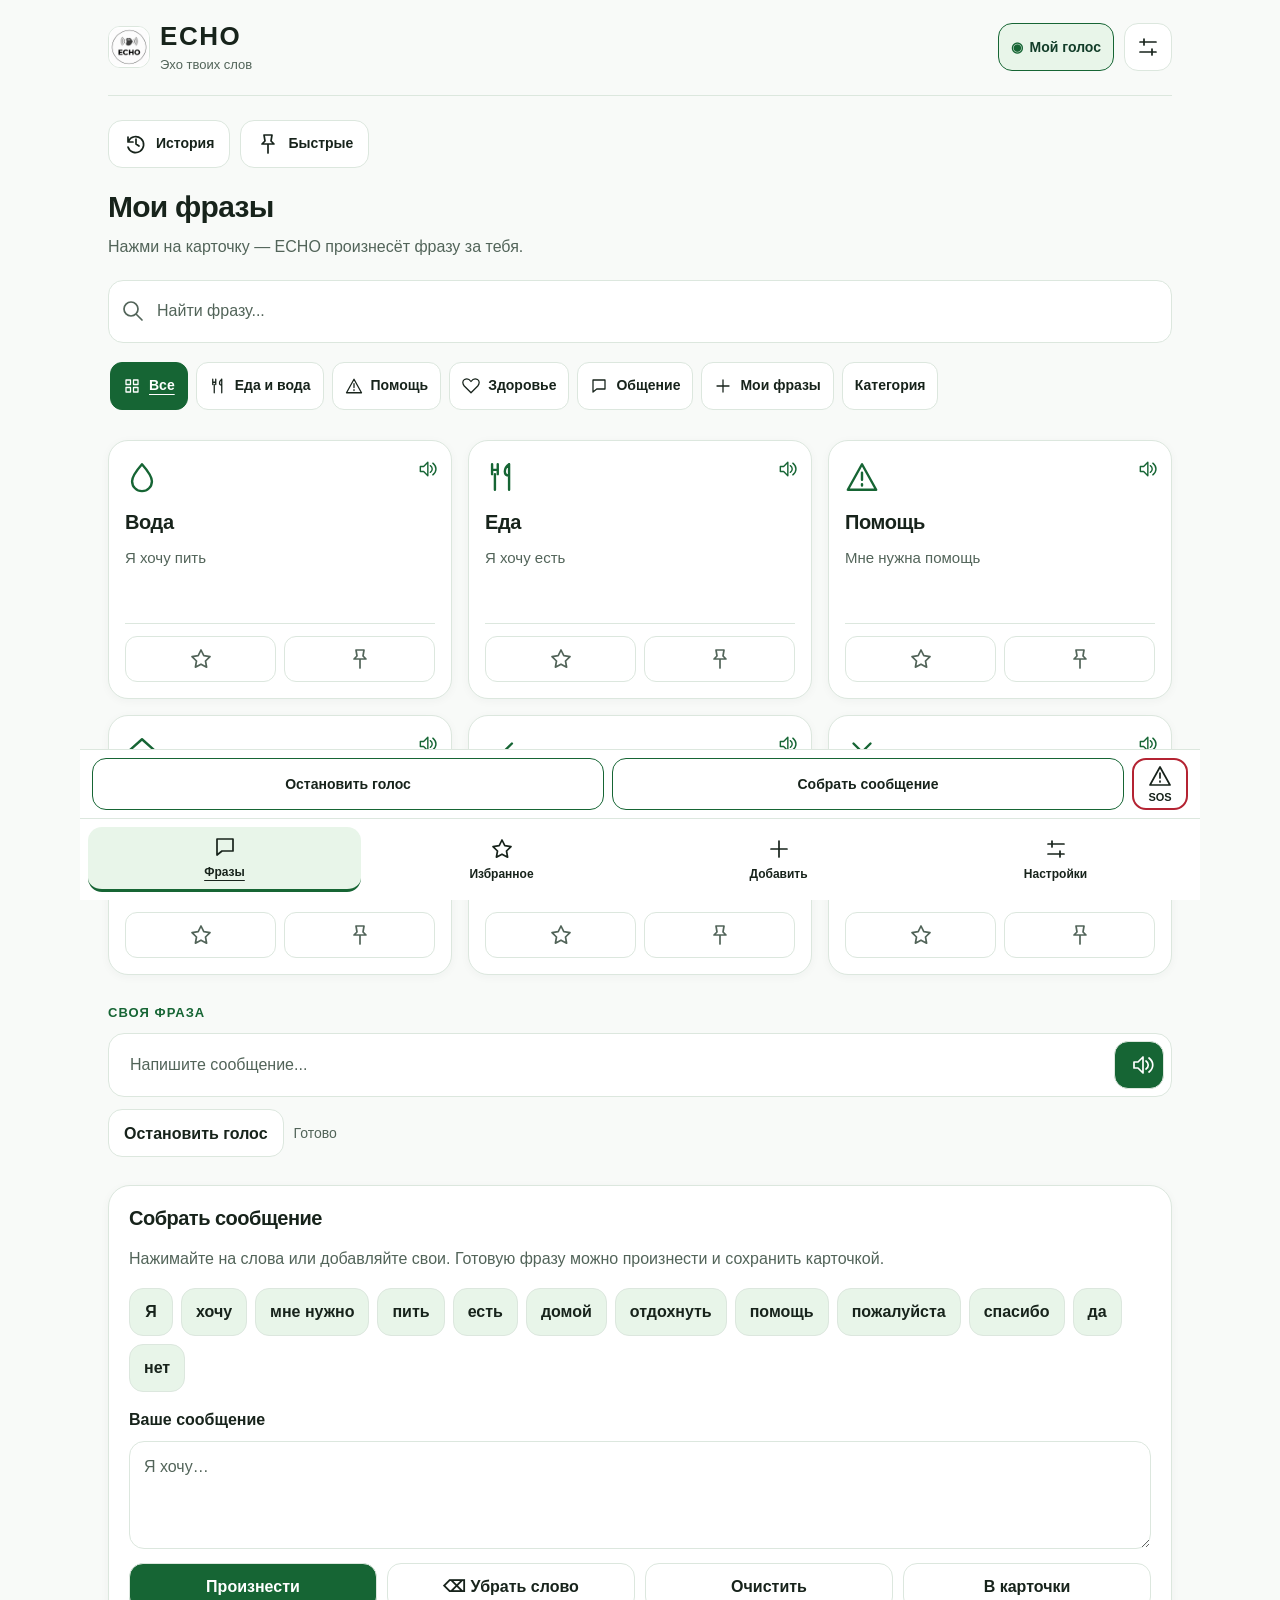
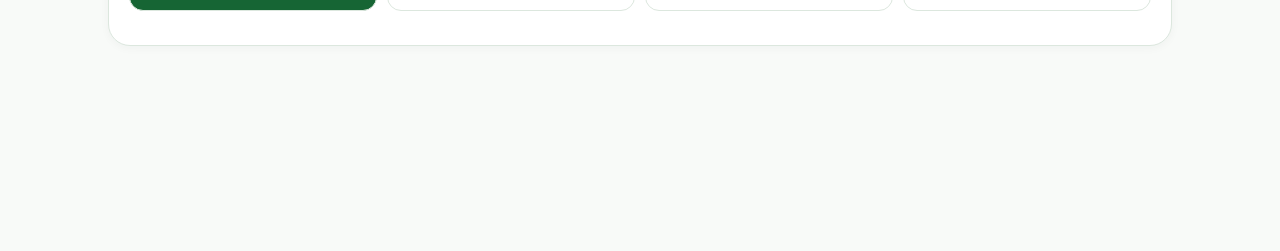
<file: index.html>
<!DOCTYPE html>
<html lang="ru">
 <head>
  <meta charset="utf-8"/>
  <meta content="width=device-width,initial-scale=1,viewport-fit=cover" name="viewport"/>
  <meta content="#F8FAF8" name="theme-color"/>
  <meta content="ECHO — приложение альтернативной коммуникации. Твой голос рядом." name="description"/>
  <title>
   ECHO — твой голос
  </title>
  <link href="executive-light.css" rel="stylesheet"/>
  <link href="manifest.json" rel="manifest"/>
  <meta property="og:title" content="ECHO — эхо твоих слов"/>
  <meta property="og:description" content="Простой локальный коммуникатор с персональным голосом."/>
  <meta property="og:image" content="cover.png"/>
  <meta name="twitter:card" content="summary_large_image"/>
  <link href="icon-192.png?v=6" rel="icon"/>
  <link href="icon-512.png?v=6" rel="apple-touch-icon"/>
 </head>
 <body>
  <div class="app">
   <header class="header">
    <div class="logo">
     <img class="logo-icon echo-brand-icon" src="icon-192.png?v=6" width="54" height="54" alt=""/>
     <div>
      <h1>
       ECHO
      </h1>
      <p>
       Эхо твоих слов
      </p>
     </div>
    </div>
    <button aria-label="Настройки" class="settings-btn" type="button">
     ⚙
    </button>
   </header>
   <main>
    <section class="welcome">
     <p class="small-title">
      БЫСТРЫЕ ФРАЗЫ
     </p>
     <h2>
      Что ты хочешь сказать?
     </h2>
     <p class="description">
      Нажми на карточку — ECHO произнесёт фразу за тебя.
     </p>
    </section>
    <section class="phrase-grid">
     <button class="phrase-card" data-category="food" data-text="Я хочу пить" onclick="speakPhrase(this)" type="button">
      <span class="phrase-icon">
       💧
      </span>
      <span class="phrase-name">
       Вода
      </span>
      <span class="phrase-text">
       Я хочу пить
      </span>
      <span class="sound-icon">
       🔊
      </span>
     </button>
     <button class="phrase-card" data-category="food" data-text="Я хочу есть" onclick="speakPhrase(this)" type="button">
      <span class="phrase-icon">
       🍎
      </span>
      <span class="phrase-name">
       Еда
      </span>
      <span class="phrase-text">
       Я хочу есть
      </span>
      <span class="sound-icon">
       🔊
      </span>
     </button>
     <button class="phrase-card" data-category="help" data-text="Мне нужна помощь" onclick="speakPhrase(this)" type="button">
      <span class="phrase-icon">
       🆘
      </span>
      <span class="phrase-name">
       Помощь
      </span>
      <span class="phrase-text">
       Мне нужна помощь
      </span>
      <span class="sound-icon">
       🔊
      </span>
     </button>
     <button class="phrase-card" data-category="communication" data-text="Я хочу домой" onclick="speakPhrase(this)" type="button">
      <span class="phrase-icon">
       🏠
      </span>
      <span class="phrase-name">
       Домой
      </span>
      <span class="phrase-text">
       Я хочу домой
      </span>
      <span class="sound-icon">
       🔊
      </span>
     </button>
     <button class="phrase-card" data-category="communication" data-text="Да" onclick="speakPhrase(this)" type="button">
      <span class="phrase-icon">
       👍
      </span>
      <span class="phrase-name">
       Да
      </span>
      <span class="phrase-text">
       Да
      </span>
      <span class="sound-icon">
       🔊
      </span>
     </button>
     <button class="phrase-card" data-category="communication" data-text="Нет" onclick="speakPhrase(this)" type="button">
      <span class="phrase-icon">
       👎
      </span>
      <span class="phrase-name">
       Нет
      </span>
      <span class="phrase-text">
       Нет
      </span>
      <span class="sound-icon">
       🔊
      </span>
     </button>
    </section>
    <section class="custom-section">
     <p class="small-title">
      СВОЯ ФРАЗА
     </p>
     <div class="custom-box">
      <input aria-label="Текст своей фразы" autocomplete="off" id="customPhrase" maxlength="300" placeholder="Напишите сообщение..." type="text"/>
      <button aria-label="Произнести сообщение" class="speak-custom" onclick="speakCustomPhrase()" type="button">
       🔊
      </button>
     </div>
    </section>
    <div class="modal" id="addPhraseModal">
     <div class="modal-box">
      <div class="modal-header">
       <div>
        <p class="small-title">
         НОВАЯ КАРТОЧКА
        </p>
        <h2>
         Добавить фразу
        </h2>
       </div>
       <button aria-label="Закрыть" class="close-modal" id="closeModal" type="button">
        ✕
       </button>
      </div>
      <label class="field-label">
       Иконка
      </label>
      <div class="emoji-list">
       <button class="emoji-option selected" type="button">
        💧
       </button>
       <button class="emoji-option" type="button">
        🍎
       </button>
       <button class="emoji-option" type="button">
        🆘
       </button>
       <button class="emoji-option" type="button">
        🏠
       </button>
       <button class="emoji-option" type="button">
        ❤️
       </button>
       <button class="emoji-option" type="button">
        💊
       </button>
       <button class="emoji-option" type="button">
        😣
       </button>
       <button class="emoji-option" type="button">
        🚻
       </button>
      </div>
      <label class="field-label" for="newPhraseName">
       Название
      </label>
      <input class="modal-input" id="newPhraseName" maxlength="40" placeholder="Например: Голова" type="text"/>
      <label class="field-label" for="newPhraseText">
       Что должен сказать ECHO?
      </label>
      <textarea class="modal-input modal-textarea" id="newPhraseText" maxlength="300" placeholder="Например: У меня болит голова"></textarea>
      <button class="save-phrase" id="savePhrase" type="button">
       Сохранить фразу
      </button>
     </div>
    </div>
   </main>
   <nav aria-label="Основная навигация" class="bottom-nav">
    <button class="nav-item active" id="phrasesTab" type="button">
     <span>
      💬
     </span>
     <small>
      Фразы
     </small>
    </button>
    <button class="nav-item" id="favoritesTab" type="button">
     <span>
      ⭐
     </span>
     <small>
      Избранное
     </small>
    </button>
    <button class="nav-item add-button" type="button">
     <span>
      ＋

     </span>
     <small>
      Добавить
     </small>
    </button>
    <button class="nav-item" id="settingsTab" type="button">
     <span>
      ⚙
     </span>
     <small>
      Настройки
     </small>
    </button>
   </nav>
  </div>
  <script src="mobile-voice.js"></script>
  <script src="i18n.js"></script>
  <script>
    if ("serviceWorker" in navigator && window.isSecureContext) {
      window.addEventListener("load", () => navigator.serviceWorker.register("./sw.js").catch(error => console.warn("ECHO: офлайн-режим недоступен", error)));
    }
  </script>
 </body>
</html>
</file>
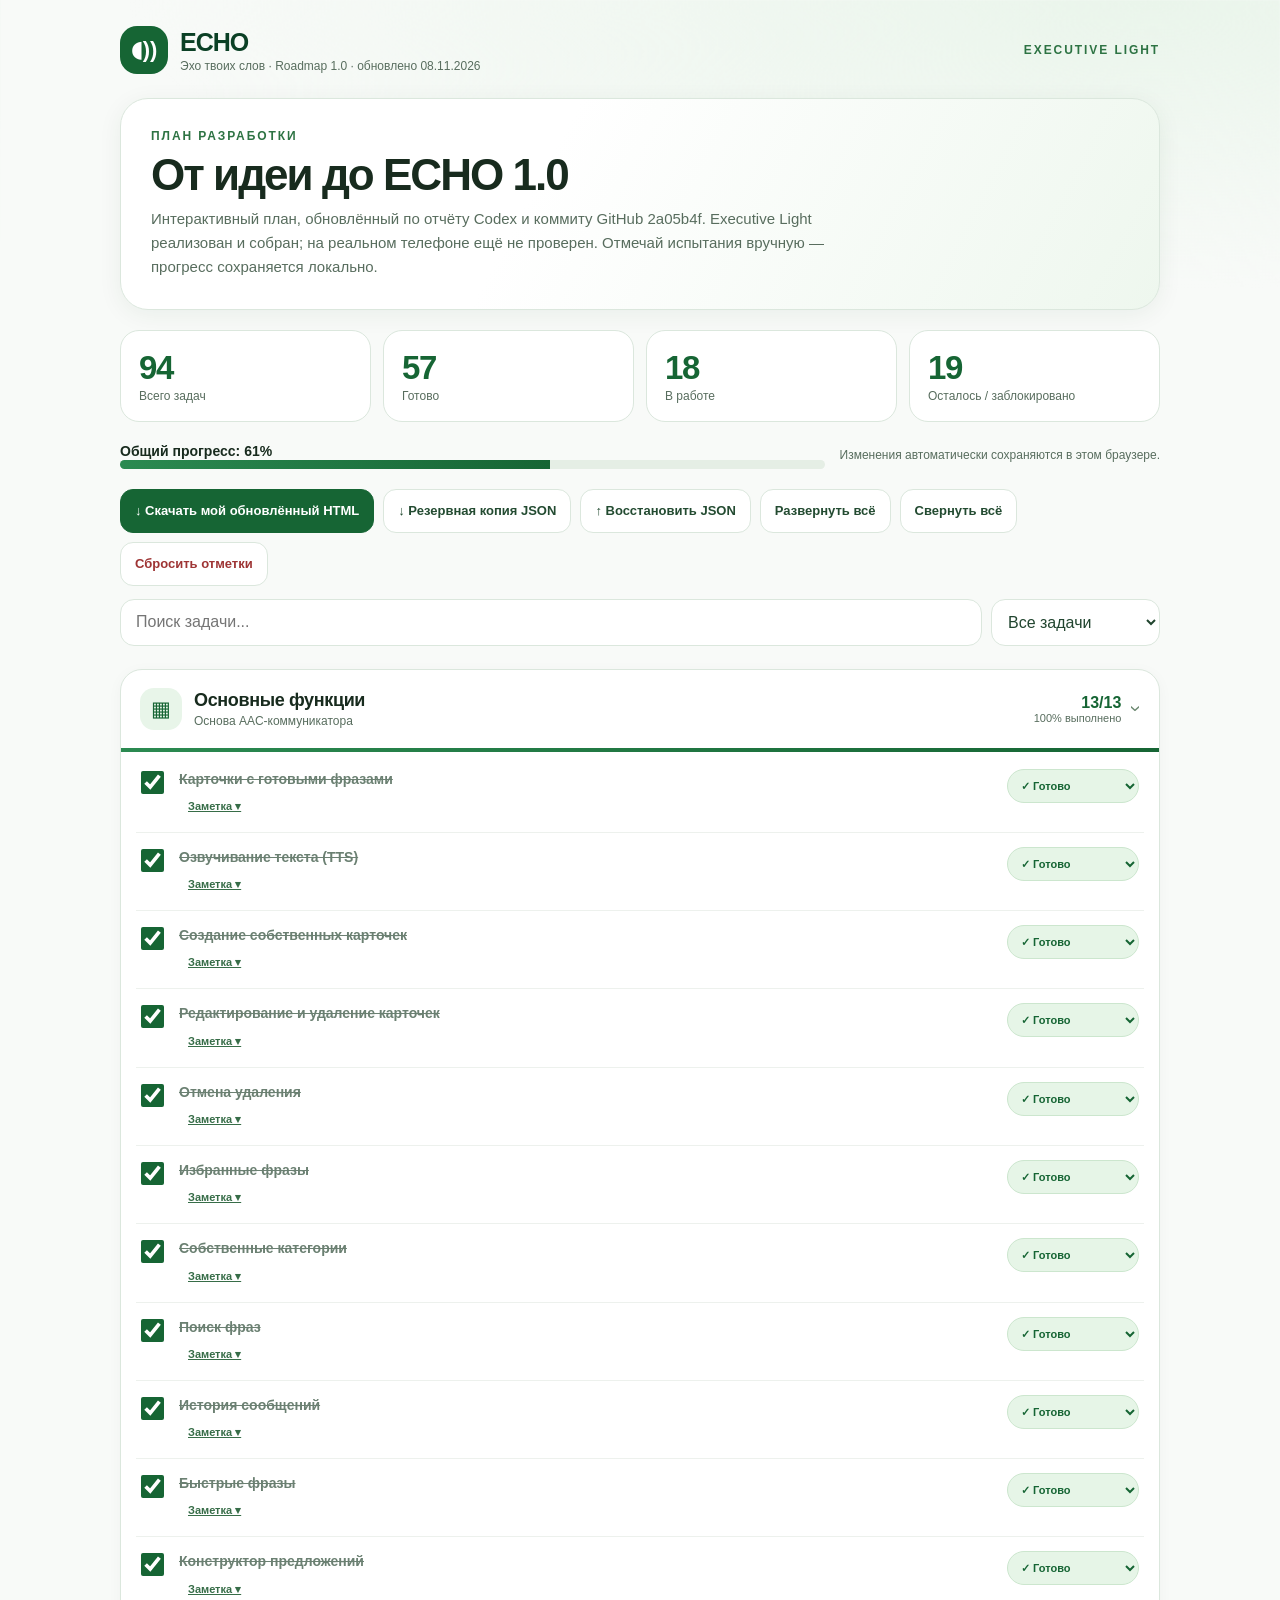
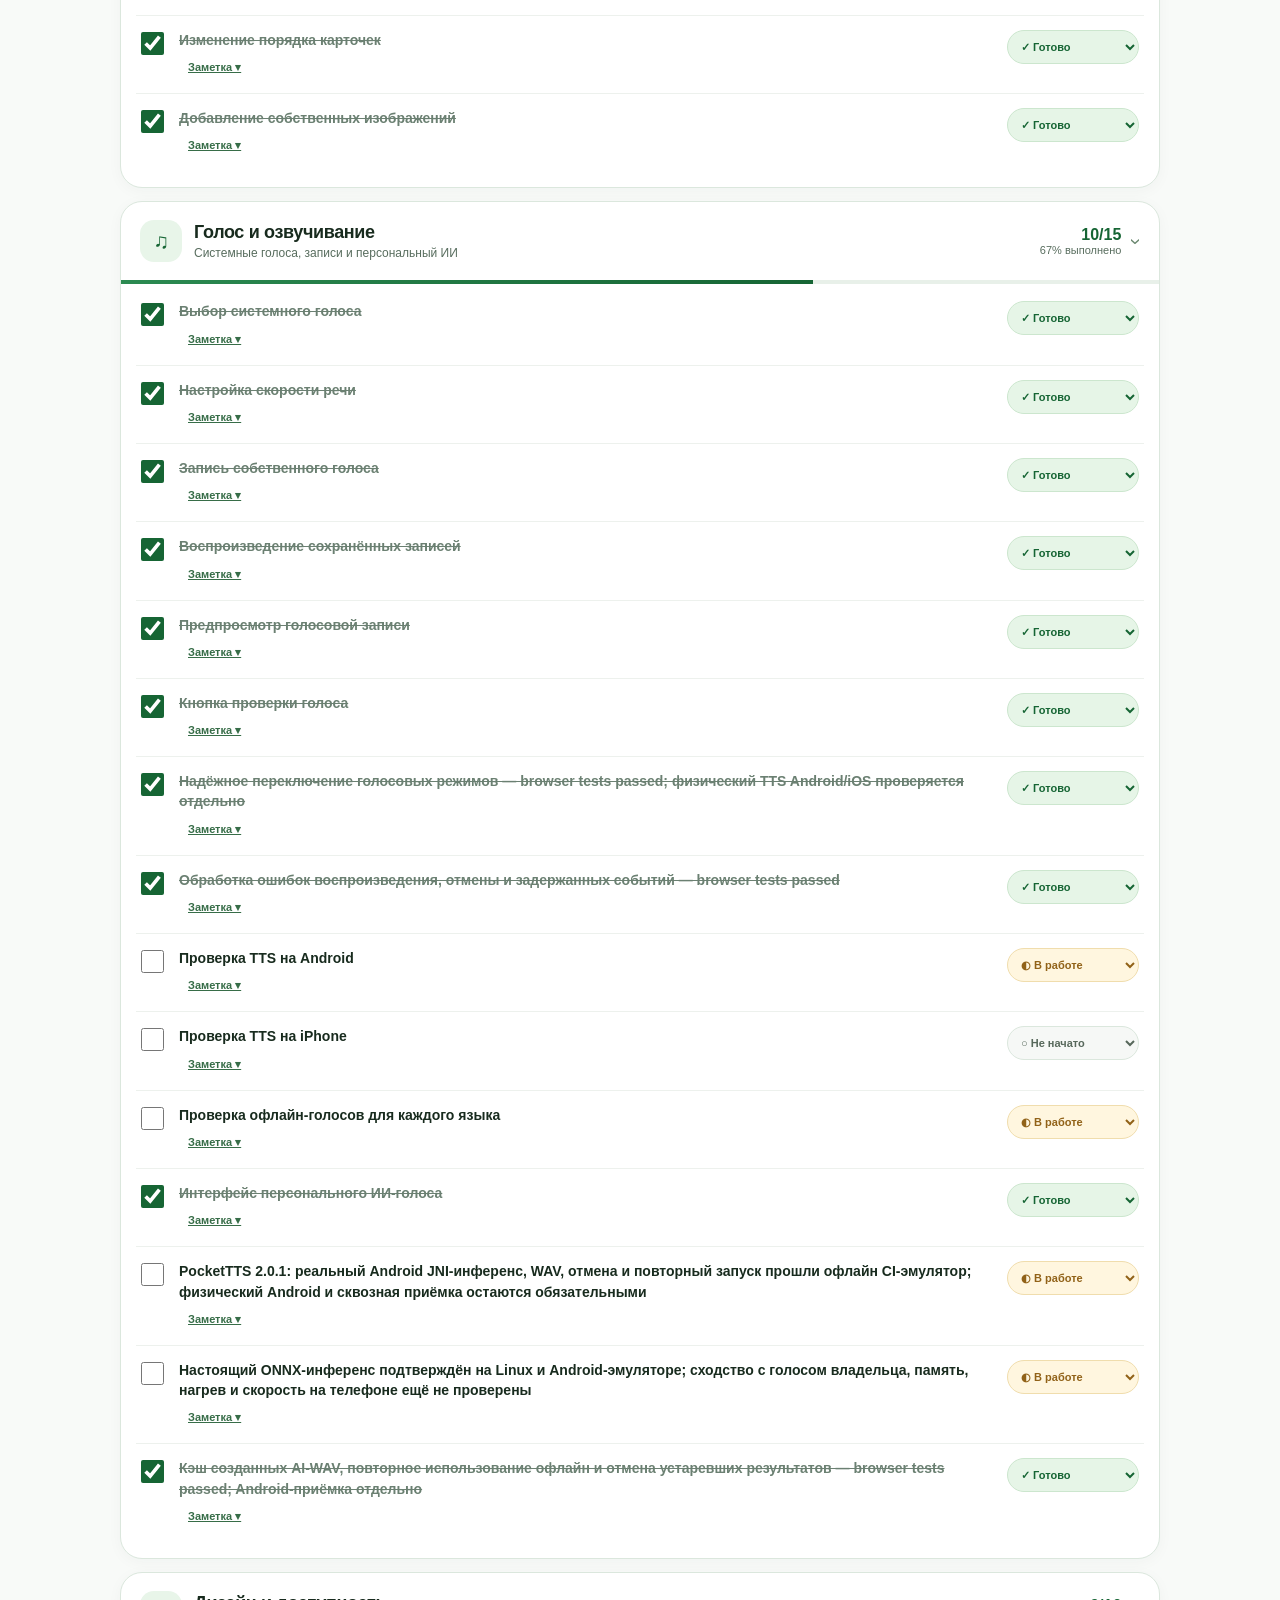
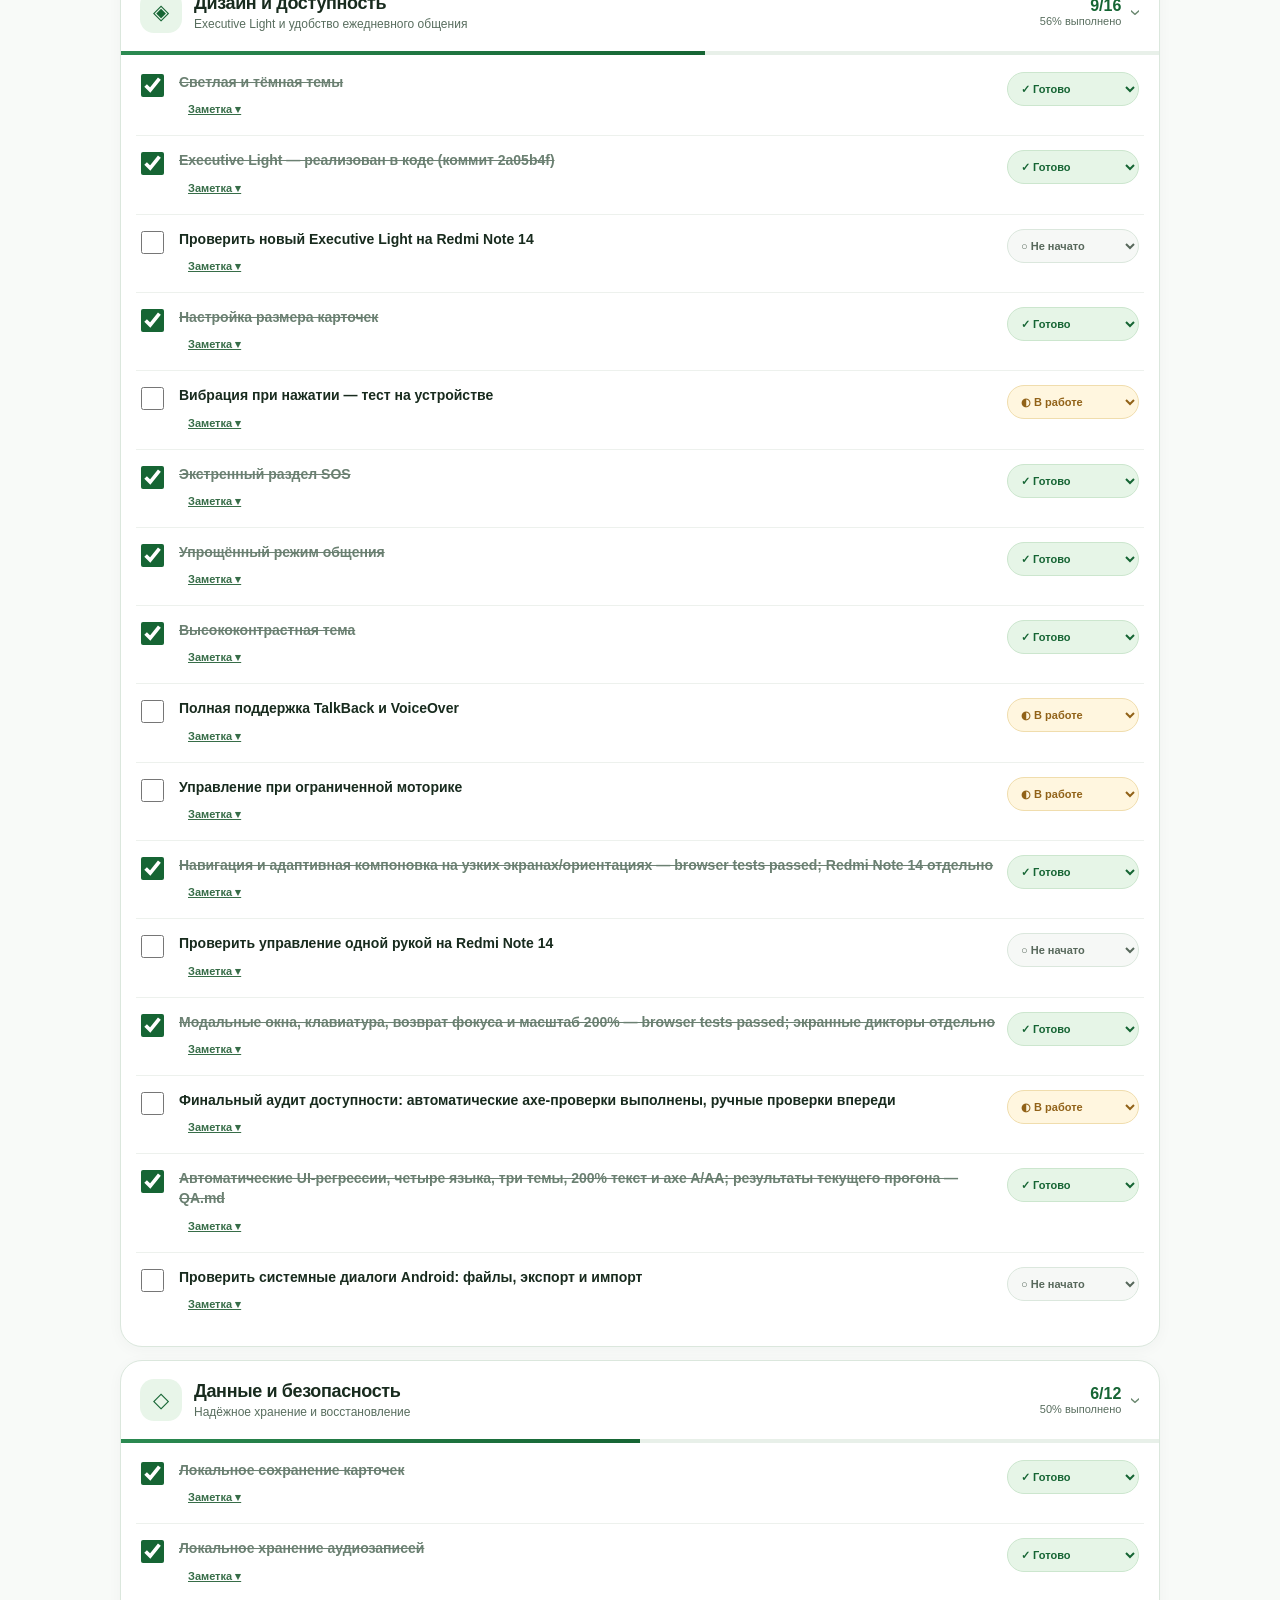
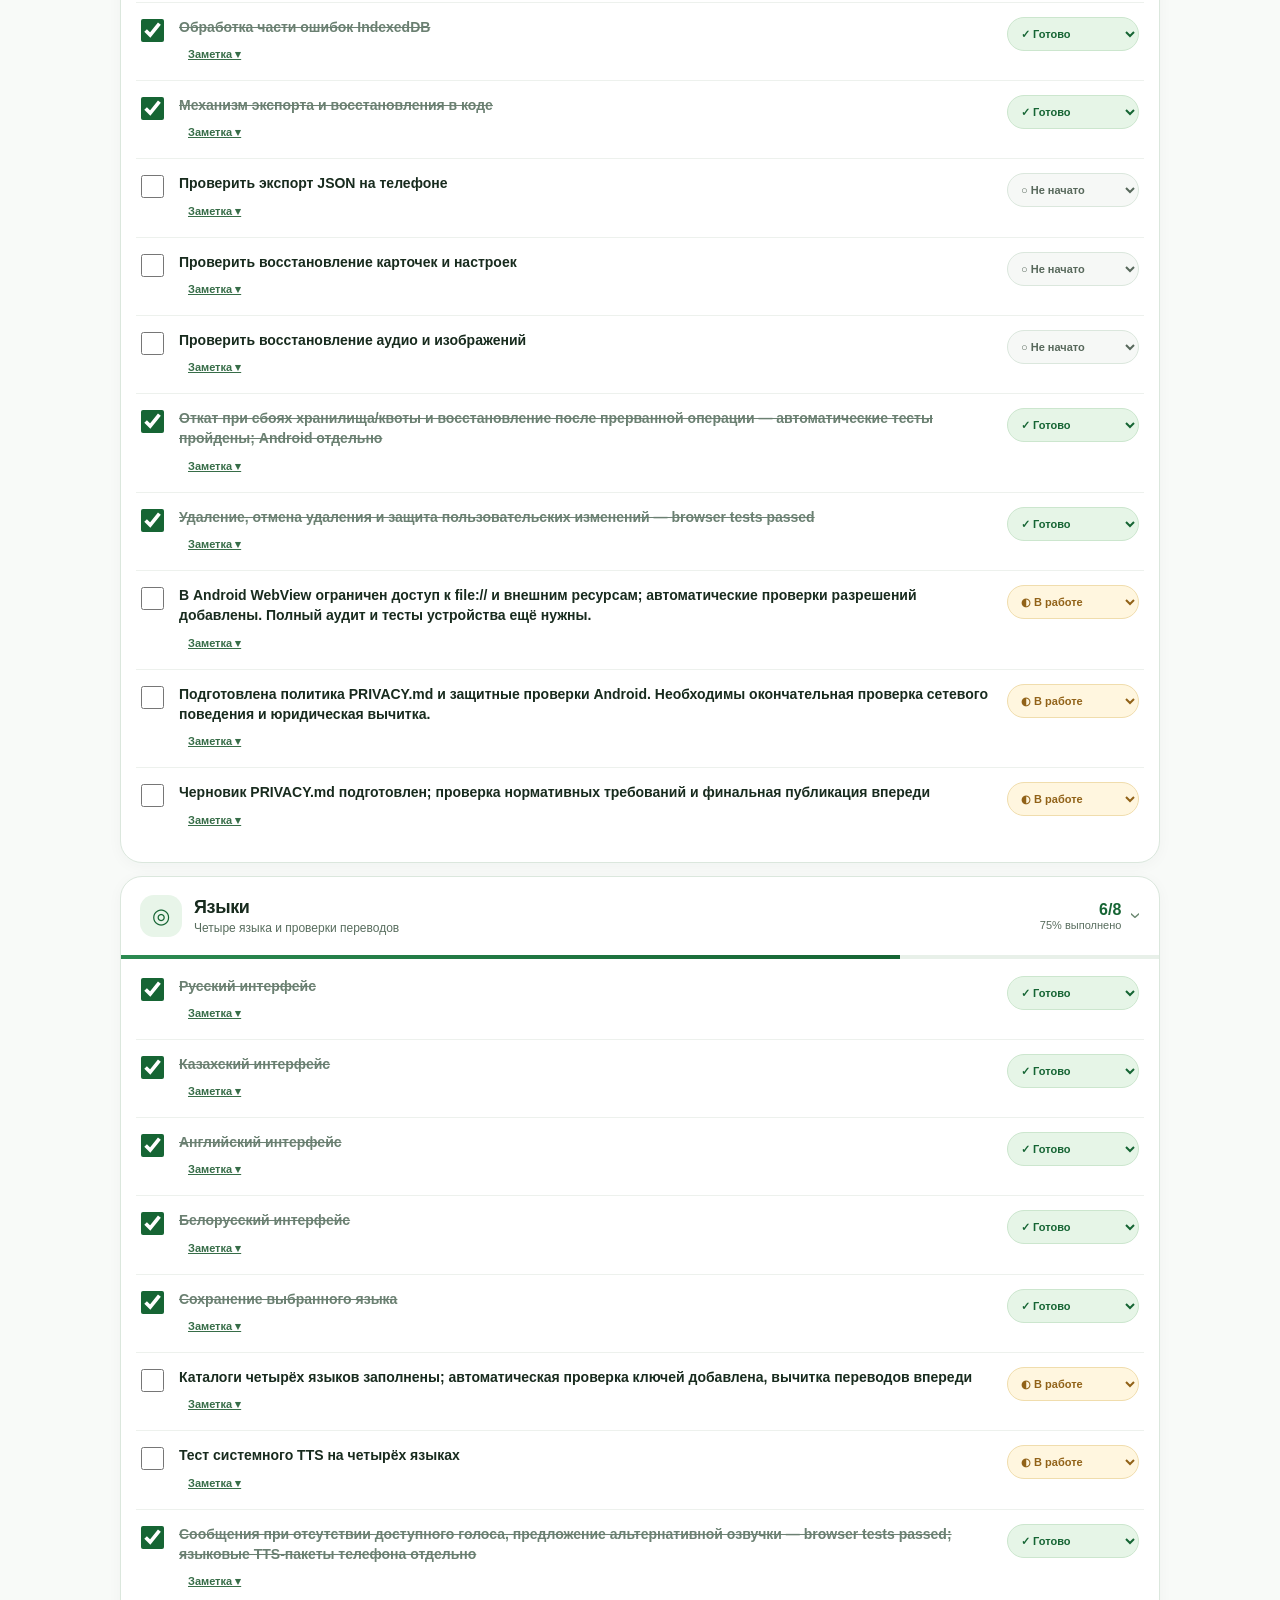
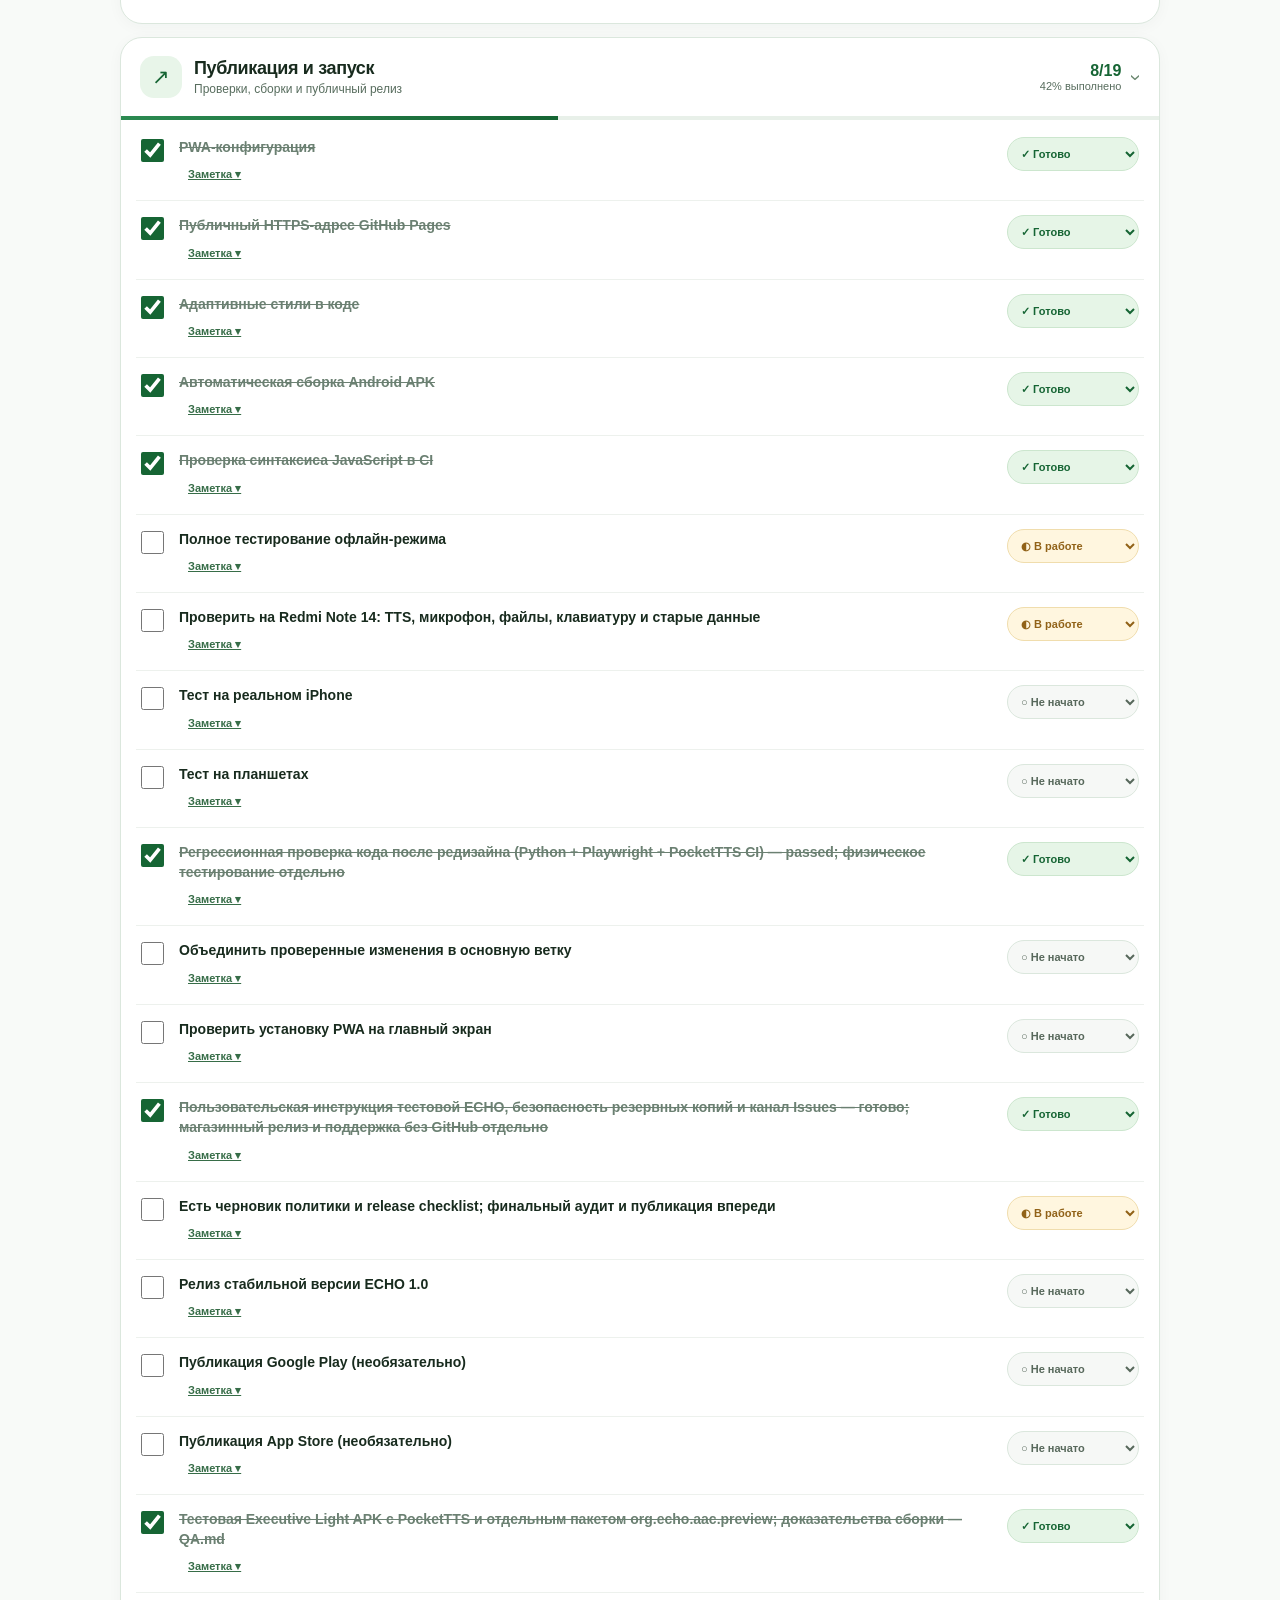
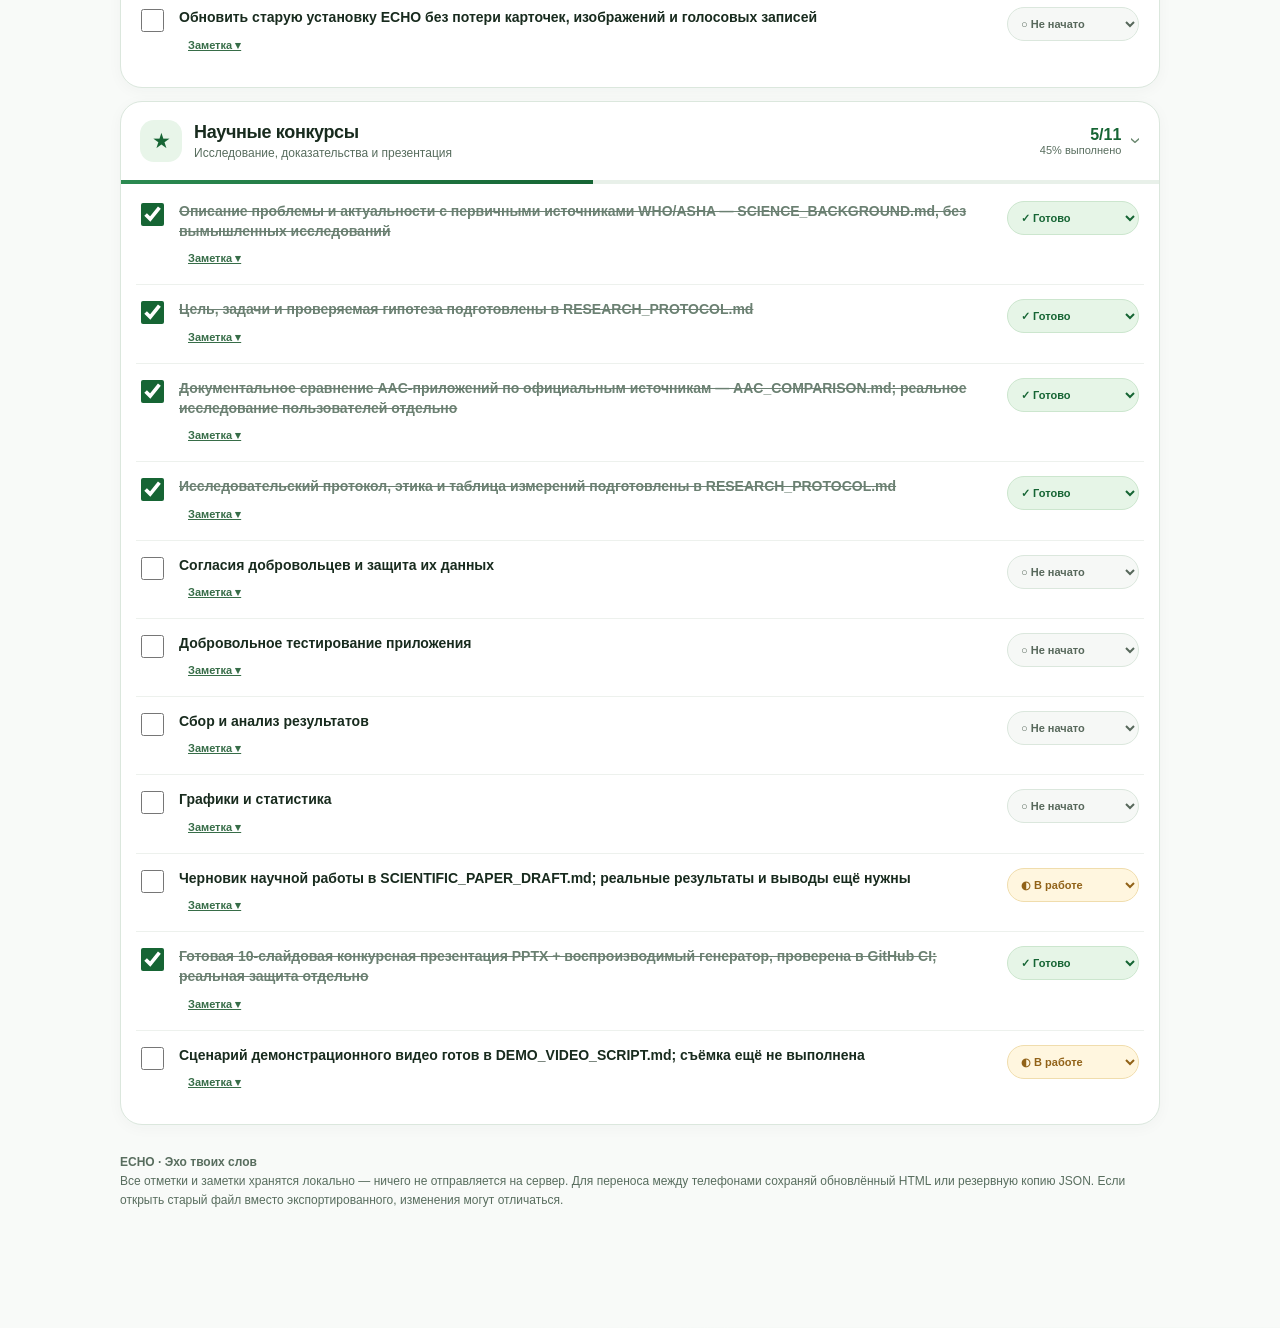
<file: ECHO_ROADMAP.html>
<!DOCTYPE html>

<html lang="ru">
<head>
<meta charset="utf-8"/><meta content="width=device-width, initial-scale=1,viewport-fit=cover" name="viewport"/>
<meta content="#f8faf8" name="theme-color"/><title>ECHO — дорожная карта 1.0</title>
<style>
:root{font-family:Inter,-apple-system,BlinkMacSystemFont,"Segoe UI",Arial,sans-serif;background:#f8faf8;color:#182b1e;--green:#166534;--muted:#586d5e;--line:#dbe7dd;--mint:#e8f5e9;--white:#fff;--shadow:0 5px 24px #173e2310}*{box-sizing:border-box}body{margin:0;min-height:100vh;background:radial-gradient(ellipse 80% 290px at 90% 0,#eaf5eb,transparent),#f8faf8}button,input,select,textarea{font:inherit}button{cursor:pointer}button:focus-visible,input:focus-visible,select:focus-visible,textarea:focus-visible,summary:focus-visible{outline:3px solid #40965b;outline-offset:3px}.wrap{max-width:1080px;margin:auto;padding:26px 20px 90px}.top{display:flex;align-items:center;justify-content:space-between;gap:16px;margin-bottom:24px}.brand{display:flex;align-items:center;gap:12px}.brand-mark{width:48px;height:48px;border-radius:17px;display:grid;place-items:center;background:var(--green);color:white;font-weight:900;font-size:22px}.brand strong{font-size:25px;letter-spacing:-1px;color:#0b4025}.brand small{display:block;color:var(--muted);font-size:12px;margin-top:2px}.eyebrow{font-size:12px;font-weight:800;color:#2d7343;letter-spacing:.16em}.hero{background:linear-gradient(118deg,#fff 40%,#eef7ee);border:1px solid var(--line);border-radius:28px;padding:30px;box-shadow:var(--shadow);margin-bottom:20px}.hero h1{font-size:clamp(30px,5vw,44px);letter-spacing:-.045em;line-height:1.08;margin:8px 0}.hero p{max-width:690px;color:var(--muted);font-size:15px;line-height:1.6;margin:0}.stats{display:grid;grid-template-columns:repeat(4,minmax(0,1fr));gap:12px;margin:20px 0}.stat{background:#fff;border:1px solid var(--line);padding:18px;border-radius:19px}.stat .num{font-size:clamp(24px,4vw,33px);font-weight:850;color:var(--green);letter-spacing:-.04em}.stat .lbl{font-size:12px;color:var(--muted);margin-top:2px}.bar{height:9px;background:#e5eee5;border-radius:100px;overflow:hidden}.fill{height:100%;background:linear-gradient(90deg,#2b8a51,#166534);width:0;transition:width .2s}.dashboard{display:grid;grid-template-columns:1fr auto;gap:15px;align-items:center;margin:19px 0}.dashboard strong{font-size:14px}.hint{color:var(--muted);font-size:12px;line-height:1.55}.tools{display:flex;flex-wrap:wrap;gap:9px;margin:20px 0 13px}.btn{min-height:44px;border:1px solid var(--line);border-radius:13px;padding:10px 14px;background:white;color:#234b31;font-weight:700;font-size:13px}.btn.primary{background:var(--green);color:white;border-color:var(--green)}.btn:hover{background:#edf6ec}.btn.primary:hover{background:#0b4c2b}.btn.warn{color:#9e3434}.filters{display:flex;gap:9px;margin:12px 0 23px;flex-wrap:wrap}.search{flex:1 1 260px;min-height:47px;border:1px solid var(--line);border-radius:14px;padding:0 15px;background:white;color:#17281b}.filter{min-height:47px;min-width:165px;background:white;color:#21452f;border:1px solid var(--line);border-radius:14px;padding:0 12px}.section{border:1px solid var(--line);background:#fff;border-radius:22px;overflow:hidden;margin:13px 0;box-shadow:0 3px 15px #16402d09}.section-head{display:flex;align-items:center;gap:12px;padding:18px 19px;cursor:pointer;list-style:none;user-select:none}.section-head::-webkit-details-marker{display:none}.sec-icon{display:grid;place-items:center;width:42px;height:42px;background:var(--mint);color:var(--green);border-radius:14px;font-size:21px;flex:none}.section-title{min-width:0;flex:1}.section-title b{display:block;font-size:18px;letter-spacing:-.02em}.section-title span{font-size:12px;color:var(--muted);display:block;margin-top:3px}.sec-progress{text-align:right;min-width:89px}.sec-progress strong{font-size:16px;color:var(--green)}.sec-progress small{display:block;font-size:11px;color:var(--muted)}.arrow{color:#6a876f;font-size:20px;transition:transform .2s}details[open] .arrow{transform:rotate(90deg)}.sect-bar{height:4px;background:#e8f0e9}.tasks{padding:3px 15px 16px}.task{display:grid;grid-template-columns:28px minmax(0,1fr) auto;gap:10px;align-items:start;padding:14px 5px;border-bottom:1px solid #edf1ed}.task:last-child{border-bottom:0}.tick{width:23px;height:23px;margin:2px 0 0;accent-color:var(--green);cursor:pointer}.task-title{font-size:14px;line-height:1.45;font-weight:650;overflow-wrap:anywhere}.task.done .task-title{text-decoration:line-through;color:#6b8072}.task-meta{display:flex;gap:9px;align-items:center;flex-wrap:wrap;margin-top:6px}.task-date{font-size:11px;color:#778a7a}.state{border:1px solid var(--line);border-radius:999px;min-height:34px;max-width:158px;padding:4px 9px;font-size:11px;font-weight:750;cursor:pointer;background:white;color:#475e4d}.state.done{color:#166534;background:#e6f5e7;border-color:#cce6ce}.state.partial{color:#916218;background:#fff6df;border-color:#f0ddad}.state.todo{color:#57685b;background:#f6f8f6}.state.blocked{color:#ae3a3a;background:#fff0ef;border-color:#f5c8c5}.note-toggle{border:0;background:transparent;padding:5px 0;font-size:11px;font-weight:650;color:#376d48;text-decoration:underline}.note{display:none;width:100%;min-height:66px;padding:10px;border:1px solid var(--line);border-radius:11px;margin-top:8px;resize:vertical;font-size:13px;background:#fbfdfb;color:#17351d}.task.notes-open .note{display:block}.footer{margin:28px 0;color:var(--muted);font-size:12px;line-height:1.6}.toast{position:fixed;left:50%;transform:translateX(-50%);bottom:24px;background:#164629;color:#fff;padding:12px 20px;border-radius:12px;box-shadow:0 10px 40px #0003;z-index:6;font-size:13px;max-width:90vw}.empty{padding:20px;color:var(--muted);text-align:center}.hide{display:none!important}.muted{color:var(--muted)}.visually-hidden{position:absolute;width:1px;height:1px;padding:0;margin:-1px;overflow:hidden;clip:rect(0,0,0,0);white-space:nowrap;border:0}@media(max-width:680px){.wrap{padding:17px 12px 60px}.hero{padding:22px 18px;border-radius:22px}.stats{grid-template-columns:repeat(2,minmax(0,1fr));gap:9px}.stat{padding:14px}.top{align-items:flex-start}.brand-mark{width:40px;height:40px}.brand strong{font-size:23px}.task{grid-template-columns:27px minmax(0,1fr);gap:8px}.task .state{grid-column:2;justify-self:start}.section-head{padding:14px 12px;gap:9px}.section-title b{font-size:15px}.section-title span{font-size:11px}.sec-icon{width:35px;height:35px}.sec-progress{min-width:64px}.arrow{font-size:16px}.tasks{padding:2px 10px 10px}.btn{flex:1 1 auto}.dashboard{grid-template-columns:1fr}.filter{flex:1}}@media(prefers-reduced-motion:reduce){*,*:before,*:after{transition:none!important;scroll-behavior:auto!important}}
</style>
</head><body>
<div class="wrap">
<header class="top"><div class="brand"><div aria-hidden="true" class="brand-mark">◖))</div><div><strong>ECHO</strong><small>Эхо твоих слов · Roadmap 1.0 · обновлено 08.11.2026</small></div></div><span class="eyebrow">EXECUTIVE LIGHT</span></header>
<div class="hero"><div class="eyebrow">ПЛАН РАЗРАБОТКИ</div><h1>От идеи до ECHO 1.0</h1><p>Интерактивный план, обновлённый по отчёту Codex и коммиту GitHub 2a05b4f. Executive Light реализован и собран; на реальном телефоне ещё не проверен. Отмечай испытания вручную — прогресс сохраняется локально.</p></div>
<div aria-live="polite" class="stats"><div class="stat"><div class="num" id="totalStat">0</div><div class="lbl">Всего задач</div></div><div class="stat"><div class="num" id="doneStat">0</div><div class="lbl">Готово</div></div><div class="stat"><div class="num" id="partialStat">0</div><div class="lbl">В работе</div></div><div class="stat"><div class="num" id="remainStat">0</div><div class="lbl">Осталось / заблокировано</div></div></div>
<div class="dashboard"><div><strong>Общий прогресс: <span id="percent">0%</span></strong><div aria-label="Общий прогресс" aria-valuemax="100" aria-valuemin="0" aria-valuenow="0" class="bar" id="overallBar" role="progressbar"><div class="fill" id="overallFill"></div></div></div><div class="hint" id="saveNotice">Изменения автоматически сохраняются в этом браузере.</div></div>
<div class="tools"><button class="btn primary" id="exportHTML" type="button">↓ Скачать мой обновлённый HTML</button><button class="btn" id="exportJSON" type="button">↓ Резервная копия JSON</button><button class="btn" id="importJSON" type="button">↑ Восстановить JSON</button><button class="btn" id="expand" type="button">Развернуть всё</button><button class="btn" id="collapse" type="button">Свернуть всё</button><button class="btn warn" id="reset" type="button">Сбросить отметки</button><input accept=".json,application/json" class="visually-hidden" id="fileInput" type="file"/></div>
<div class="filters"><input aria-label="Поиск задачи" class="search" id="search" placeholder="Поиск задачи..." type="search"/><select aria-label="Фильтр статуса" class="filter" id="filter"><option value="all">Все задачи</option><option value="done">✓ Готово</option><option value="partial">◐ В работе</option><option value="todo">○ Не начато</option><option value="blocked">! Заблокировано</option><option value="unfinished">Не завершены</option></select></div>
<main id="sections"></main><p class="empty hide" id="empty">По этому запросу задач не найдено.</p>
<footer class="footer"><b>ECHO · Эхо твоих слов</b><div>Все отметки и заметки хранятся локально — ничего не отправляется на сервер. Для переноса между телефонами сохраняй обновлённый HTML или резервную копию JSON. Если открыть старый файл вместо экспортированного, изменения могут отличаться.</div></footer>
</div><script id="seed-data" type="application/json">[{"id":"core","title":"Основные функции","description":"Основа AAC-коммуникатора","icon":"layers","tasks":[{"id":"core_cards","title":"Карточки с готовыми фразами","initial":"done"},{"id":"core_tts","title":"Озвучивание текста (TTS)","initial":"done"},{"id":"core_create","title":"Создание собственных карточек","initial":"done"},{"id":"core_edit","title":"Редактирование и удаление карточек","initial":"done"},{"id":"core_undo","title":"Отмена удаления","initial":"done"},{"id":"core_faves","title":"Избранные фразы","initial":"done"},{"id":"core_cats","title":"Собственные категории","initial":"done"},{"id":"core_search","title":"Поиск фраз","initial":"done"},{"id":"core_history","title":"История сообщений","initial":"done"},{"id":"core_quick","title":"Быстрые фразы","initial":"done"},{"id":"core_composer","title":"Конструктор предложений","initial":"done"},{"id":"core_order","title":"Изменение порядка карточек","initial":"done"},{"id":"core_images","title":"Добавление собственных изображений","initial":"done"}]},{"id":"voice","title":"Голос и озвучивание","description":"Системные голоса, записи и персональный ИИ","icon":"audio","tasks":[{"id":"voice_select","title":"Выбор системного голоса","initial":"done"},{"id":"voice_speed","title":"Настройка скорости речи","initial":"done"},{"id":"voice_record","title":"Запись собственного голоса","initial":"done"},{"id":"voice_saved","title":"Воспроизведение сохранённых записей","initial":"done"},{"id":"voice_preview","title":"Предпросмотр голосовой записи","initial":"done"},{"id":"voice_test","title":"Кнопка проверки голоса","initial":"done"},{"id":"voice_switch","title":"Надёжное переключение голосовых режимов — browser tests passed; физический TTS Android/iOS проверяется отдельно","initial":"done"},{"id":"voice_errors","title":"Обработка ошибок воспроизведения, отмены и задержанных событий — browser tests passed","initial":"done"},{"id":"voice_android","title":"Проверка TTS на Android","initial":"partial"},{"id":"voice_ios","title":"Проверка TTS на iPhone","initial":"todo"},{"id":"voice_kk","title":"Проверка офлайн-голосов для каждого языка","initial":"partial"},{"id":"voice_ai_ui","title":"Интерфейс персонального ИИ-голоса","initial":"done"},{"id":"voice_ai_native","title":"PocketTTS 2.0.1: реальный Android JNI-инференс, WAV, отмена и повторный запуск прошли офлайн CI-эмулятор; физический Android и сквозная приёмка остаются обязательными","initial":"partial"},{"id":"voice_ai_quality","title":"Настоящий ONNX-инференс подтверждён на Linux и Android-эмуляторе; сходство с голосом владельца, память, нагрев и скорость на телефоне ещё не проверены","initial":"partial"},{"id":"voice_cache","title":"Кэш созданных AI-WAV, повторное использование офлайн и отмена устаревших результатов — browser tests passed; Android-приёмка отдельно","initial":"done"}]},{"id":"design","title":"Дизайн и доступность","description":"Executive Light и удобство ежедневного общения","icon":"palette","tasks":[{"id":"design_light","title":"Светлая и тёмная темы","initial":"done"},{"id":"design_exec","title":"Executive Light — реализован в коде (коммит 2a05b4f)","initial":"done"},{"id":"design_screen","title":"Проверить новый Executive Light на Redmi Note 14","initial":"todo"},{"id":"design_cards","title":"Настройка размера карточек","initial":"done"},{"id":"design_vibro","title":"Вибрация при нажатии — тест на устройстве","initial":"partial"},{"id":"design_sos","title":"Экстренный раздел SOS","initial":"done"},{"id":"design_simple","title":"Упрощённый режим общения","initial":"done"},{"id":"design_contrast","title":"Высококонтрастная тема","initial":"done"},{"id":"design_reader","title":"Полная поддержка TalkBack и VoiceOver","initial":"partial"},{"id":"design_motor","title":"Управление при ограниченной моторике","initial":"partial"},{"id":"design_nav","title":"Навигация и адаптивная компоновка на узких экранах/ориентациях — browser tests passed; Redmi Note 14 отдельно","initial":"done"},{"id":"design_onehand","title":"Проверить управление одной рукой на Redmi Note 14","initial":"todo"},{"id":"design_keyboard","title":"Модальные окна, клавиатура, возврат фокуса и масштаб 200% — browser tests passed; экранные дикторы отдельно","initial":"done"},{"id":"design_audit","title":"Финальный аудит доступности: автоматические axe-проверки выполнены, ручные проверки впереди","initial":"partial"},{"id":"design_ui_tests","title":"Автоматические UI-регрессии, четыре языка, три темы, 200% текст и axe A/AA; результаты текущего прогона — QA.md","initial":"done"},{"id":"design_system_dialogs","title":"Проверить системные диалоги Android: файлы, экспорт и импорт","initial":"todo"}]},{"id":"data","title":"Данные и безопасность","description":"Надёжное хранение и восстановление","icon":"shield","tasks":[{"id":"data_local","title":"Локальное сохранение карточек","initial":"done"},{"id":"data_audio","title":"Локальное хранение аудиозаписей","initial":"done"},{"id":"data_errors","title":"Обработка части ошибок IndexedDB","initial":"done"},{"id":"data_backup_code","title":"Механизм экспорта и восстановления в коде","initial":"done"},{"id":"data_export_test","title":"Проверить экспорт JSON на телефоне","initial":"todo"},{"id":"data_import_test","title":"Проверить восстановление карточек и настроек","initial":"todo"},{"id":"data_audio_test","title":"Проверить восстановление аудио и изображений","initial":"todo"},{"id":"data_failure","title":"Откат при сбоях хранилища/квоты и восстановление после прерванной операции — автоматические тесты пройдены; Android отдельно","initial":"done"},{"id":"data_deletion","title":"Удаление, отмена удаления и защита пользовательских изменений — browser tests passed","initial":"done"},{"id":"data_security","title":"В Android WebView ограничен доступ к file:// и внешним ресурсам; автоматические проверки разрешений добавлены. Полный аудит и тесты устройства ещё нужны.","initial":"partial"},{"id":"data_privacy","title":"Подготовлена политика PRIVACY.md и защитные проверки Android. Необходимы окончательная проверка сетевого поведения и юридическая вычитка.","initial":"partial"},{"id":"data_policy","title":"Черновик PRIVACY.md подготовлен; проверка нормативных требований и финальная публикация впереди","initial":"partial"}]},{"id":"languages","title":"Языки","description":"Четыре языка и проверки переводов","icon":"globe","tasks":[{"id":"lang_ru","title":"Русский интерфейс","initial":"done"},{"id":"lang_kk","title":"Казахский интерфейс","initial":"done"},{"id":"lang_en","title":"Английский интерфейс","initial":"done"},{"id":"lang_be","title":"Белорусский интерфейс","initial":"done"},{"id":"lang_switch","title":"Сохранение выбранного языка","initial":"done"},{"id":"lang_review","title":"Каталоги четырёх языков заполнены; автоматическая проверка ключей добавлена, вычитка переводов впереди","initial":"partial"},{"id":"lang_tts","title":"Тест системного TTS на четырёх языках","initial":"partial"},{"id":"lang_voice_fallback","title":"Сообщения при отсутствии доступного голоса, предложение альтернативной озвучки — browser tests passed; языковые TTS-пакеты телефона отдельно","initial":"done"}]},{"id":"release","title":"Публикация и запуск","description":"Проверки, сборки и публичный релиз","icon":"rocket","tasks":[{"id":"rel_pwa","title":"PWA-конфигурация","initial":"done"},{"id":"rel_pages","title":"Публичный HTTPS-адрес GitHub Pages","initial":"done"},{"id":"rel_responsive","title":"Адаптивные стили в коде","initial":"done"},{"id":"rel_ci","title":"Автоматическая сборка Android APK","initial":"done"},{"id":"rel_js","title":"Проверка синтаксиса JavaScript в CI","initial":"done"},{"id":"rel_offline","title":"Полное тестирование офлайн-режима","initial":"partial"},{"id":"rel_android","title":"Проверить на Redmi Note 14: TTS, микрофон, файлы, клавиатуру и старые данные","initial":"partial"},{"id":"rel_iphone","title":"Тест на реальном iPhone","initial":"todo"},{"id":"rel_tablet","title":"Тест на планшетах","initial":"todo"},{"id":"rel_regression","title":"Регрессионная проверка кода после редизайна (Python + Playwright + PocketTTS CI) — passed; физическое тестирование отдельно","initial":"done"},{"id":"rel_merge","title":"Объединить проверенные изменения в основную ветку","initial":"todo"},{"id":"rel_home","title":"Проверить установку PWA на главный экран","initial":"todo"},{"id":"rel_docs","title":"Пользовательская инструкция тестовой ECHO, безопасность резервных копий и канал Issues — готово; магазинный релиз и поддержка без GitHub отдельно","initial":"done"},{"id":"rel_privacy","title":"Есть черновик политики и release checklist; финальный аудит и публикация впереди","initial":"partial"},{"id":"rel_stable","title":"Релиз стабильной версии ECHO 1.0","initial":"todo"},{"id":"rel_play","title":"Публикация Google Play (необязательно)","initial":"todo"},{"id":"rel_appstore","title":"Публикация App Store (необязательно)","initial":"todo"},{"id":"rel_actions_exec","title":"Тестовая Executive Light APK с PocketTTS и отдельным пакетом org.echo.aac.preview; доказательства сборки — QA.md","initial":"done"},{"id":"rel_update_existing","title":"Обновить старую установку ECHO без потери карточек, изображений и голосовых записей","initial":"todo"}]},{"id":"science","title":"Научные конкурсы","description":"Исследование, доказательства и презентация","icon":"trophy","tasks":[{"id":"sci_problem","title":"Описание проблемы и актуальности с первичными источниками WHO/ASHA — SCIENCE_BACKGROUND.md, без вымышленных исследований","initial":"done"},{"id":"sci_goals","title":"Цель, задачи и проверяемая гипотеза подготовлены в RESEARCH_PROTOCOL.md","initial":"done"},{"id":"sci_compare","title":"Документальное сравнение AAC-приложений по официальным источникам — AAC_COMPARISON.md; реальное исследование пользователей отдельно","initial":"done"},{"id":"sci_plan","title":"Исследовательский протокол, этика и таблица измерений подготовлены в RESEARCH_PROTOCOL.md","initial":"done"},{"id":"sci_ethics","title":"Согласия добровольцев и защита их данных","initial":"todo"},{"id":"sci_users","title":"Добровольное тестирование приложения","initial":"todo"},{"id":"sci_results","title":"Сбор и анализ результатов","initial":"todo"},{"id":"sci_stats","title":"Графики и статистика","initial":"todo"},{"id":"sci_paper","title":"Черновик научной работы в SCIENTIFIC_PAPER_DRAFT.md; реальные результаты и выводы ещё нужны","initial":"partial"},{"id":"sci_slides","title":"Готовая 10-слайдовая конкурсная презентация PPTX + воспроизводимый генератор, проверена в GitHub CI; реальная защита отдельно","initial":"done"},{"id":"sci_video","title":"Сценарий демонстрационного видео готов в DEMO_VIDEO_SCRIPT.md; съёмка ещё не выполнена","initial":"partial"}]}]</script><script id="checkpoint" type="application/json">{}</script>
<script>
(function(){'use strict';
const sections=JSON.parse(document.getElementById('seed-data').textContent), version='echo-roadmap-v1-executive-nov08';
const allowed=new Set(['done','partial','todo','blocked']);
const tasks=sections.flatMap(s=>s.tasks);const initial=Object.fromEntries(tasks.map(t=>[t.id,{status:t.initial,note:'',date:''}]));
const check=document.getElementById('checkpoint');
let embedded={};try{embedded=JSON.parse(check.textContent);}catch{}
let local={};try{local=JSON.parse(localStorage.getItem(version)||'{}');}catch{}
function safeState(v){const out={};if(!v||typeof v!=='object')return out;for(const t of tasks){const x=v[t.id];if(!x||typeof x!=='object')continue;out[t.id]={status:allowed.has(x.status)?x.status:t.initial,note:String(x.note||'').slice(0,3000),date:/^\d{4}-\d{2}-\d{2}$/.test(x.date||'')?x.date:''};}return out;}
// Saved state in the downloaded file is portable. An existing browser session may
// contain newer edits; prefer it only when its timestamp is newer.
const localTime=Number(local.updated)||0,embeddedTime=Number(embedded.updated)||0;
let state={...initial,...safeState(embedded.tasks),...(localTime>embeddedTime?safeState(local.tasks):{})};
let updated=Math.max(localTime,embeddedTime,Date.now());
const $=id=>document.getElementById(id);
const label={done:'✓ Готово',partial:'◐ В работе',todo:'○ Не начато',blocked:'! Заблокировано'};
function save(){updated=Date.now();try{localStorage.setItem(version,JSON.stringify({updated,tasks:state}));$('saveNotice').textContent='✓ Автосохранено в этом браузере';}catch{$('saveNotice').textContent='Не удалось сохранить в браузере — скачай обновлённый HTML';}renderStats();}
function renderStats(){let d=0,p=0,r=0;for(const t of tasks){const v=state[t.id].status;if(v==='done')d++;else if(v==='partial')p++;else r++;}const pct=Math.round(d/tasks.length*100);$('totalStat').textContent=tasks.length;$('doneStat').textContent=d;$('partialStat').textContent=p;$('remainStat').textContent=r;$('percent').textContent=pct+'%';$('overallFill').style.width=pct+'%';$('overallBar').setAttribute('aria-valuenow',String(pct));for(const s of sections){const n=s.tasks.filter(t=>state[t.id].status==='done').length;const a=$('progress-'+s.id);if(a){a.querySelector('strong').textContent=n+'/'+s.tasks.length;a.querySelector('small').textContent=Math.round(100*n/s.tasks.length)+'% выполнено';$('fill-'+s.id).style.width=(n/s.tasks.length*100)+'%';}}}
function element(tag,cls,txt){const e=document.createElement(tag);if(cls)e.className=cls;if(txt!==undefined)e.textContent=txt;return e;}
function icon(s){return ({layers:'▦',audio:'♫',palette:'◈',shield:'◇',globe:'◎',rocket:'↗',trophy:'★'})[s]||'✓';}
function createTask(t){const row=element('div','task');row.dataset.id=t.id;const box=element('input','tick');box.type='checkbox';box.setAttribute('aria-label','Отметить выполненным: '+t.title);const name=element('div','task-main');const title=element('div','task-title',t.title);const meta=element('div','task-meta');const date=element('span','task-date');const toggle=element('button','note-toggle','Заметка ▾');toggle.type='button';toggle.setAttribute('aria-expanded','false');const note=element('textarea','note');note.placeholder='Например: проверено на Redmi Note 14; осталось протестировать на iPhone...';note.setAttribute('aria-label','Заметка: '+t.title);note.maxLength=3000;meta.append(date,toggle);name.append(title,meta,note);const select=element('select','state');select.setAttribute('aria-label','Статус: '+t.title);for(const [value,text] of Object.entries(label)){const o=element('option','',text);o.value=value;select.append(o);}row.append(box,name,select);
function reflect(){const v=state[t.id];box.checked=v.status==='done';select.value=v.status;select.className='state '+v.status;row.classList.toggle('done',v.status==='done');note.value=v.note||'';date.textContent=v.date?'Отмечено: '+v.date:'';toggle.textContent=v.note?'Заметка ●':'Заметка ▾';}
box.addEventListener('change',()=>{state[t.id].status=box.checked?'done':'todo';state[t.id].date=box.checked?new Date().toISOString().slice(0,10):'';reflect();save();filterRows();});select.addEventListener('change',()=>{state[t.id].status=select.value;state[t.id].date=select.value==='done'?new Date().toISOString().slice(0,10):'';reflect();save();filterRows();});toggle.addEventListener('click',()=>{const open=row.classList.toggle('notes-open');toggle.setAttribute('aria-expanded',String(open));if(open)note.focus();});note.addEventListener('input',()=>{state[t.id].note=note.value;toggle.textContent=note.value?'Заметка ●':'Заметка ▾';save();});reflect();return row;}
function build(){const root=$('sections');root.replaceChildren();for(const s of sections){const det=element('details','section');det.open=true;det.dataset.id=s.id;const head=element('summary','section-head');const ic=element('span','sec-icon',icon(s.icon));ic.setAttribute('aria-hidden','true');const name=element('div','section-title');name.append(element('b','',s.title),element('span','',s.description));const progress=element('div','sec-progress');progress.id='progress-'+s.id;progress.append(element('strong','', '0/'+s.tasks.length),element('small','','0% выполнено'));head.append(ic,name,progress,element('span','arrow','›'));const bar=element('div','sect-bar');const fill=element('div','fill');fill.id='fill-'+s.id;bar.append(fill);const list=element('div','tasks');for(const t of s.tasks)list.append(createTask(t));det.append(head,bar,list);root.append(det);}renderStats();filterRows();}
function filterRows(){const query=$('search').value.trim().toLocaleLowerCase('ru'),f=$('filter').value;let visible=0;for(const s of sections){let sub=0;for(const t of s.tasks){const row=document.querySelector('.task[data-id="'+t.id+'"]');const v=state[t.id];const matches=(!query||t.title.toLocaleLowerCase('ru').includes(query)||s.title.toLocaleLowerCase('ru').includes(query)||(v.note||'').toLocaleLowerCase('ru').includes(query))&&(f==='all'||v.status===f||(f==='unfinished'&&v.status!=='done'));row.classList.toggle('hide',!matches);if(matches){sub++;visible++;}}document.querySelector('.section[data-id="'+s.id+'"]').classList.toggle('hide',sub===0);} $('empty').classList.toggle('hide',visible>0);}
function toast(msg){const old=document.querySelector('.toast');if(old)old.remove();const div=element('div','toast',msg);div.setAttribute('role','status');document.body.append(div);setTimeout(()=>div.remove(),3000);}
function download(name,content,type){const blob=new Blob([content],{type}),url=URL.createObjectURL(blob),a=document.createElement('a');a.href=url;a.download=name;document.body.append(a);a.click();a.remove();setTimeout(()=>URL.revokeObjectURL(url),30000);}
$('exportJSON').onclick=()=>{download('ECHO-roadmap-progress-'+new Date().toISOString().slice(0,10)+'.json',JSON.stringify({format:'ECHO-ROADMAP',version:1,updated,tasks:state},null,2),'application/json');toast('Копия прогресса подготовлена');};
$('exportHTML').onclick=()=>{const snapshot=JSON.stringify({updated:Date.now(),tasks:state}).replace(/</g,'\\u003c');const old=check.textContent;check.textContent=snapshot;const content='<!DOCTYPE html>\n'+document.documentElement.outerHTML;check.textContent=old;download('ECHO-ROADMAP-1.0-МОЙ-ПРОГРЕСС.html',content,'text/html;charset=utf-8');toast('Готово: HTML-файл с твоими отметками');};
$('importJSON').onclick=()=>$('fileInput').click();$('fileInput').onchange=async event=>{const file=event.target.files?.[0];if(!file)return;try{if(file.size>1024*1024)throw Error('Слишком большой файл');const obj=JSON.parse(await file.text());if(obj.format!=='ECHO-ROADMAP'||obj.version!==1||!obj.tasks||typeof obj.tasks!=='object')throw Error('Неверный формат');if(!confirm('Заменить текущие отметки данными из этой копии?'))return;state={...initial,...safeState(obj.tasks)};save();build();toast('Прогресс восстановлен');}catch(e){toast('Ошибка: '+e.message);}finally{event.target.value='';}};
$('reset').onclick=()=>{if(!confirm('Сбросить ВСЕ отметки и заметки к исходным статусам? Сначала скачай резервную копию.'))return;state=structuredClone(initial);save();build();toast('Возвращены исходные статусы');};$('expand').onclick=()=>document.querySelectorAll('.section:not(.hide)').forEach(e=>e.open=true);$('collapse').onclick=()=>document.querySelectorAll('.section').forEach(e=>e.open=false);$('search').addEventListener('input',()=>{filterRows();if($('search').value.trim())document.querySelectorAll('.section:not(.hide)').forEach(e=>e.open=true);});$('filter').addEventListener('change',()=>{filterRows();document.querySelectorAll('.section:not(.hide)').forEach(e=>e.open=true);});
build();
})();
</script></body></html>
</file>
<file: executive-light.css>
/* ECHO Executive Light. Single active stylesheet; legacy CSS is not loaded. */
:root {
 color-scheme:light; --bg:#F8FAF8; --surface:#FFFFFF; --surface2:#E8F5E9;
 --text:#17231B; --muted:#526459; --primary:#166534; --primary-dark:#123D29;
 --primary2:#166534; --border:#DCE7DE; --danger:#B42332; --on-primary:#FFFFFF;
 --radius:20px; --button-radius:14px; --field-radius:15px; --shadow:0 2px 10px rgb(18 61 41 / 4%);
 --echo-nav-height:76px; --echo-dock-height:62px; --echo-visible-height:100dvh;
 --background:var(--bg); --surface-soft:var(--surface2); --primary-light:var(--surface2);
 --green:var(--primary); --green-light:var(--surface2); --text-soft:var(--muted);
}
body.dark-theme {color-scheme:dark;--bg:#111B16;--surface:#1B2921;--surface2:#263D2F;--text:#F2F8F3;--muted:#BED0C2;--primary:#9BE3B0;--primary-dark:#9BE3B0;--primary2:#B5F1C6;--border:#4B6554;--danger:#FFB4BF;--on-primary:#102116;--shadow:none;}
body.contrast-theme {color-scheme:dark;--bg:#000;--surface:#000;--surface2:#141414;--text:#FFF;--muted:#FFF;--primary:#FFDF00;--primary-dark:#FFDF00;--primary2:#FFDF00;--border:#FFF;--danger:#FFB4BF;--on-primary:#000;--shadow:none;}
* {box-sizing:border-box;}html {font-size:100%;scroll-padding-bottom:calc(var(--echo-nav-height) + var(--echo-dock-height) + 24px);}
body {margin:0;background:var(--bg);color:var(--text);font:1rem/1.55 -apple-system,BlinkMacSystemFont,'Segoe UI',Roboto,Arial,sans-serif;overflow-wrap:anywhere;}
button,input,select,textarea {font:inherit;}button,a,input,textarea,select {-webkit-tap-highlight-color:transparent;}
[hidden] {display:none !important;}
.phrase-card.favorite-hidden,.phrase-card.echo-category-hidden,.phrase-card.echo-search-hidden {display:none;}
button,[role=button],a {touch-action:manipulation;}button,[role=button] {min-width:44px;min-height:48px;cursor:pointer;}
button {padding:10px 15px;border:1px solid var(--border);border-radius:var(--button-radius);background:var(--surface);color:var(--text);font-weight:650;line-height:1.35;}
button:disabled {opacity:.6;cursor:default;}button:not(:disabled):active,[role=button]:active {box-shadow:inset 0 0 0 2px var(--primary);}
button.active,button.selected,button[aria-pressed=true] {background:var(--surface2);border-color:var(--primary);text-decoration:underline;text-underline-offset:4px;}
:focus-visible {outline:3px solid var(--primary2);outline-offset:3px;}
a {color:var(--primary);text-underline-offset:3px;}p {margin:0 0 14px;}h1,h2,h3,h4 {line-height:1.25;margin:0 0 16px;letter-spacing:-.025em;}
h1,h2 {font-size:1.75rem;}h3 {font-size:1.25rem;}h4 {font-size:1.125rem;}small,.voice-note,.echo-local-note {font-size:.875rem;color:var(--muted);}
:where(input:not([type=checkbox]):not([type=range]),select,textarea) {display:block;width:100%;min-width:0;max-width:100%;min-height:48px;padding:12px 14px;border:1px solid var(--border);border-radius:var(--field-radius);background:var(--surface);color:var(--text);}
textarea {resize:vertical;line-height:1.6;}input[type=checkbox] {width:22px;height:22px;accent-color:var(--primary);flex:none;}input[type=range] {width:100%;min-height:44px;accent-color:var(--primary);}
input[type=file] {font-size:.875rem;}input::file-selector-button {font:inherit;min-height:40px;max-width:100%;padding:8px;border:1px solid var(--border);border-radius:8px;color:var(--text);background:var(--surface2);}
label,.field-label {display:block;margin:14px 0 8px;font-weight:650;}.small-title {font-size:.8125rem;font-weight:750;letter-spacing:.08em;color:var(--primary);margin:0 0 10px;}
.app {max-width:1120px;margin:auto;padding:0 16px calc(var(--echo-nav-height) + var(--echo-dock-height) + 36px);}
.header {display:grid;grid-template-columns:minmax(0,1fr) auto auto;align-items:center;gap:10px;padding:20px 0;margin-bottom:24px;border-bottom:1px solid var(--border);}
.logo {display:flex;align-items:center;gap:10px;min-width:0;}.logo-icon {width:42px;height:42px;object-fit:contain;border-radius:12px;background:#FFF;border:1px solid var(--border);}
.logo h1 {font-size:1.625rem;letter-spacing:.06em;margin:0;}.logo p {font-size:.8125rem;color:var(--muted);margin:2px 0 0;}
.settings-btn {order:3;display:grid;place-items:center;width:48px;padding:10px;}.echo-voice-entry {order:2;max-width:116px;font-size:.875rem;}
.welcome {margin:0 0 20px;}.welcome h2 {font-size:1.875rem;margin-bottom:10px;}.description {color:var(--muted);max-width:650px;}
.echo-secondary-nav {display:flex;gap:10px;flex-wrap:wrap;margin:0 0 20px;}.echo-secondary-nav button {display:flex;align-items:center;gap:8px;font-size:.875rem;}
.echo-secondary-nav .nav-item > span:first-child {display:grid;place-items:center;}.echo-secondary-nav small {font-size:inherit;color:inherit;}
svg[data-echo-icon] {width:24px;height:24px;display:block;flex:none;pointer-events:none;}
.echo-search-panel {margin:0 0 16px;}.echo-search-box {display:flex;align-items:center;gap:8px;background:var(--surface);border:1px solid var(--border);border-radius:var(--field-radius);padding:6px 12px;}
.echo-search-box:focus-within {outline:2px solid var(--primary);outline-offset:2px;}.echo-search-box input {border:0;background:transparent;padding-inline:4px;}.echo-search-icon {color:var(--muted);}.echo-clear-search {padding:6px;}
.echo-search-status {font-size:.875rem;color:var(--muted);margin:8px 0 0;}.echo-category-panel {margin:0 0 20px;min-width:0;}
.echo-category-list {display:flex;gap:8px;overflow-x:auto;padding:3px 2px 10px;scroll-padding-inline:4px;scrollbar-width:thin;}
.echo-category-button {display:inline-flex;align-items:center;justify-content:center;gap:8px;flex:none;padding:10px 12px;font-size:.875rem;border-radius:12px;}
.echo-category-button.active {background:var(--primary);color:var(--on-primary);}.echo-category-button svg {width:18px;height:18px;}
.echo-user-category-group {display:inline-flex;align-items:center;gap:4px;flex:none;}.echo-category-delete-btn {color:var(--danger);padding:8px;}
.phrase-grid {display:grid;grid-template-columns:repeat(2,minmax(0,1fr));grid-template-columns:repeat(auto-fit,minmax(min(100%,max(8.5rem,calc((100% - 14px)/2))),1fr));gap:14px;align-items:stretch;}
.phrase-card {min-width:0;min-height:230px;padding:16px;background:var(--surface);border:1px solid var(--border);border-radius:var(--radius);box-shadow:var(--shadow);display:flex;flex-direction:column;gap:12px;position:relative;}
.card-speak {display:flex;flex-direction:column;align-items:flex-start;gap:12px;width:100%;min-height:150px;flex:1;text-align:left;padding:0;border:0;border-radius:10px;background:transparent;color:var(--text);font-weight:400;}
.phrase-icon {display:flex;align-items:center;min-height:40px;font-size:2rem;color:var(--primary);}.phrase-icon svg {width:34px;height:34px;}
.phrase-name {display:block;font-size:1.25rem;line-height:1.3;font-weight:750;letter-spacing:-.02em;}.phrase-text {display:block;font-size:.9375rem;line-height:1.5;color:var(--muted);}
.sound-icon {position:absolute;right:14px;top:18px;color:var(--primary);}.sound-icon svg {width:20px;height:20px;}
.echo-card-tools {display:grid;grid-template-columns:repeat(2,minmax(0,1fr));gap:8px;border-top:1px solid var(--border);padding-top:12px;}
.echo-card-tools > button,.echo-card-tools > [role=button] {display:grid;place-items:center;min-width:44px;min-height:44px;position:static;border:1px solid var(--border);border-radius:12px;color:var(--muted);background:var(--surface);font-size:1rem;}
.echo-card-tools .delete-card {color:var(--danger);}.echo-card-tools .is-favorite {background:var(--surface2);color:var(--primary);border-color:var(--primary);}.is-favorite svg {fill:currentColor;}
.echo-order-actions {grid-column:1/-1;display:flex;gap:8px;}.echo-order-actions button {flex:1;min-width:0;font-size:.8125rem;padding:8px 3px;}
.echo-card-tools .echo-move-card {grid-column:1/-1;}.phrase-card:focus-within {outline:2px solid var(--primary);outline-offset:2px;}
.phrase-card.speaking {outline:3px solid var(--primary);outline-offset:2px;}.phrase-card.speaking .sound-icon {border-bottom:3px double currentColor;padding-bottom:4px;}
.echo-card-image {width:100%;max-width:110px;height:80px;object-fit:contain;border-radius:10px;}
.custom-section {margin:28px 0;}.custom-box {display:flex;align-items:center;gap:8px;background:var(--surface);border:1px solid var(--border);border-radius:16px;padding:7px;}.custom-box input {border:0;background:transparent;}
.speak-custom {display:grid;place-items:center;flex:none;width:50px;background:var(--primary);color:var(--on-primary);}
.echo-local-panel.echo-composer {border-radius:22px;}.echo-word-choices {display:flex;gap:8px;flex-wrap:wrap;margin:16px 0;}.echo-word-choices button {background:var(--surface2);padding:10px 14px;}
#echoSentence {min-height:108px;}.echo-speech-controls {display:flex;gap:10px;flex-wrap:wrap;align-items:center;margin:12px 0;}
#echoSpeechStatus {flex:1 1 160px;font-size:.875rem;color:var(--muted);}#echoVoiceFallback {flex-basis:100%;}#echoVoiceFallback span {display:block;margin:8px 0;}
.echo-local-panel,.card-size-panel,.theme-settings-panel,.voice-settings-panel,.language-panel,.vibration-settings-panel,.echo-history-panel,.echo-quick-panel,.echo-profile-panel {padding:20px;margin:0 0 18px;border:1px solid var(--border);border-radius:var(--radius);background:var(--surface);box-shadow:var(--shadow);}
.echo-local-panel > p,.voice-settings-panel > p {color:var(--muted);}.voice-settings-panel .echo-local-panel {box-shadow:none;}.echo-local-actions,.card-size-options,.theme-options,.language-options,.vibration-options,.echo-profile-buttons,.echo-piper-actions {display:flex;flex-wrap:wrap;gap:10px;margin:14px 0;}
.echo-local-actions > button {flex:1 1 135px;}.voice-field {margin:16px 0;}.voice-range {display:flex;align-items:center;gap:12px;}.voice-value {font-variant-numeric:tabular-nums;font-weight:700;}
.echo-settings-group {margin:0 0 28px;}.echo-settings-group > h2 {font-size:1.25rem;margin:0 0 12px;}.echo-settings-group > .echo-local-panel {margin-bottom:12px;}.echo-settings-group .voice-settings-panel {padding:16px;}
.echo-history-choice,.echo-piper-check {display:flex;gap:10px;align-items:center;min-height:44px;}.echo-history-choice input {flex:none;}
#echoStudioTitle {font-size:1.75rem;}#echoLocalVoicePanel > button {margin-bottom:14px;}.echo-studio-compose {padding:20px;border:1px solid var(--border);border-radius:18px;background:var(--surface2);margin:24px 0;}
#echoStudioText {min-height:120px;}#echoStudioStatus {min-height:48px;margin-top:14px;}#echoStudioResult {padding:16px;border:1px solid var(--primary);border-radius:16px;background:var(--surface);margin:16px 0;}
#echoStudioResultText {white-space:pre-wrap;}#echoStudioUse {width:100%;}#echoStudioSetup {margin-top:18px;border-top:1px solid var(--border);padding-top:10px;}
summary {cursor:pointer;min-height:48px;padding:12px 0;font-weight:650;}pre {overflow:auto;max-width:100%;padding:12px;background:var(--surface);border:1px solid var(--border);border-radius:12px;font-size:.8125rem;}
#echoOfflineModelPanel {margin:20px 0;padding:18px;border:1px solid var(--border);border-radius:18px;background:var(--surface);}#echoOfflineModelStatus {margin-top:14px;}
#echoRecordTimer {display:block;margin-block:14px;font-variant-numeric:tabular-nums;font-weight:700;}#echoAudioDraft {padding:16px;border:1px solid var(--primary);border-radius:16px;margin-block:16px;}
.echo-recording-row {display:flex;align-items:center;flex-wrap:wrap;gap:8px;border-top:1px solid var(--border);padding-block:12px;}.echo-recording-row > span {flex:1 1 140px;}
.echo-piper-panel {padding:16px;border:1px solid var(--border);border-radius:16px;background:var(--surface2);margin:18px 0;}.echo-profile-button {display:flex;gap:10px;align-items:center;}
.echo-history-header,.echo-category-dialog-header,.modal-header {display:flex;gap:14px;align-items:flex-start;justify-content:space-between;margin-bottom:20px;}
.echo-history-item {display:flex;align-items:center;gap:12px;padding:16px;border:1px solid var(--border);border-radius:16px;margin-bottom:12px;}.echo-history-info {flex:1;min-width:0;}
.echo-history-text {font-size:1rem;font-weight:650;}.echo-history-time {display:block;font-size:.8125rem;color:var(--muted);}.echo-history-empty,.echo-quick-empty,.favorite-empty {padding:24px;border:1px dashed var(--border);border-radius:18px;color:var(--muted);grid-column:1/-1;}
.echo-quick-grid {display:grid;grid-template-columns:repeat(auto-fit,minmax(min(100%,230px),1fr));gap:16px;}.echo-quick-card {background:var(--surface);padding:20px;border:1px solid var(--border);border-radius:18px;}.echo-quick-emoji {font-size:1.75rem;}.echo-quick-text {font-size:1.125rem;font-weight:650;margin:12px 0;}.echo-quick-actions {display:flex;gap:10px;flex-wrap:wrap;}
.echo-sos-panel {padding:24px;border:2px solid var(--danger);border-radius:20px;background:var(--surface);}.echo-sos-content {background:transparent;}.echo-sos-symbol {font-size:1.25rem;line-height:1.4;font-weight:750;color:var(--danger);letter-spacing:.1em;}
#echoSOSMessage {font-size:1.5rem;font-weight:700;line-height:1.4;}#echoSOSNote {color:var(--muted);font-size:.875rem;}.echo-sos-panel button,.echo-sos-call {display:flex;justify-content:center;align-items:center;width:100%;min-height:52px;margin-top:14px;padding:14px;border-radius:14px;border:1px solid var(--danger);background:var(--surface);color:var(--text);text-decoration:none;font-weight:700;}
#echoSOSSpeak,#echoSOSCall {background:var(--danger);color:#FFF;}.dark-theme #echoSOSSpeak,.dark-theme #echoSOSCall,.contrast-theme #echoSOSSpeak,.contrast-theme #echoSOSCall {color:#000;}
.save-phrase,.echo-category-save,#echoSentenceSpeak,#echoRecordStart,#echoStudioGenerate,#echoStudioPlay,.voice-test-button {background:var(--primary);color:var(--on-primary);font-weight:700;}
.modal,.echo-category-modal {position:fixed;left:0;right:0;top:var(--echo-viewport-top,0px);height:var(--echo-visible-height,100dvh);background:rgb(12 25 17 / 55%);z-index:2000;padding:16px;overflow:auto;align-items:center;justify-content:center;}
.modal {display:none;}.modal.open,.echo-category-modal:not([hidden]) {display:flex;}
.modal-box,.echo-category-dialog {width:100%;max-width:560px;max-height:calc(var(--echo-visible-height,100dvh) - 32px);overflow-y:auto;overscroll-behavior:contain;padding:24px;background:var(--surface);color:var(--text);border:1px solid var(--border);border-radius:22px;box-shadow:var(--shadow);}
.modal-header h2,.echo-category-dialog-header h2 {font-size:1.625rem;}.close-modal,.echo-category-close {flex:none;padding:8px;}.emoji-list,.echo-category-emoji-list {display:flex;flex-wrap:wrap;gap:10px;margin:12px 0;}
.emoji-option,.echo-category-emoji-option {width:48px;min-height:48px;font-size:1.5rem;}.modal-textarea {min-height:110px;}.save-phrase,.echo-category-save {width:100%;margin-top:18px;}
.echo-image-fields {margin:16px 0;}#echoImagePreview {width:120px;height:100px;object-fit:contain;border-radius:12px;margin:10px 0;}
#echoImageError,#echoSaveError,.echo-category-error {color:var(--danger);font-size:.9375rem;margin:10px 0;}.echo-category-error {min-height:24px;}body.echo-category-modal-open {overflow:hidden;}
.delete-undo {position:fixed;z-index:200;bottom:calc(var(--echo-nav-height) + var(--echo-dock-height) + 12px);left:50%;transform:translateX(-50%);width:min(calc(100% - 24px),540px);padding:16px;background:var(--surface);border:2px solid var(--primary);border-radius:16px;box-shadow:var(--shadow);display:flex;gap:12px;align-items:center;flex-wrap:wrap;}
.delete-message {flex:1;}.delete-countdown {font-variant-numeric:tabular-nums;}.undo-delete {background:var(--primary);color:var(--on-primary);}
.bottom-nav {position:fixed;bottom:0;left:50%;transform:translateX(-50%);z-index:100;display:grid;grid-template-columns:repeat(4,minmax(0,1fr));gap:4px;width:100%;max-width:1120px;padding:8px max(8px,env(safe-area-inset-left)) calc(8px + env(safe-area-inset-bottom));background:var(--surface);border-top:1px solid var(--border);}
.bottom-nav .nav-item {display:flex;flex-direction:column;gap:6px;align-items:center;justify-content:center;min-width:0;min-height:58px;padding:8px 4px;border:0;border-radius:14px;font-size:.75rem;}
.bottom-nav small {font-size:inherit;line-height:1.3;color:inherit;}.bottom-nav .active {background:var(--surface2);text-decoration:underline;text-underline-offset:4px;border-bottom:3px solid var(--primary);}
.echo-action-dock {position:fixed;left:50%;transform:translateX(-50%);bottom:var(--echo-nav-height);z-index:99;display:grid;grid-template-columns:minmax(0,1fr) minmax(0,1fr) 56px;gap:8px;width:100%;max-width:1120px;padding:8px max(12px,env(safe-area-inset-left));background:var(--surface);border-top:1px solid var(--border);}
.echo-action-dock button {min-width:0;min-height:48px;font-size:.875rem;border:1px solid var(--primary);font-weight:700;}.echo-action-dock .echo-sos-nav {display:flex;flex-direction:column;align-items:center;gap:2px;padding:4px;border:2px solid var(--danger);font-size:.6875rem;}.echo-sos-nav small {color:inherit;font-size:inherit;}
.echo-keyboard-open .bottom-nav,.echo-keyboard-open .echo-action-dock {display:none;}
.echo-skip-link {position:fixed;top:8px;left:8px;z-index:3000;padding:14px;background:var(--surface);color:var(--text);border:2px solid var(--primary);transform:translateY(-200%);}.echo-skip-link:focus {transform:none;}
.cards-small .phrase-name {font-size:1.125rem;}.cards-large .phrase-grid {grid-template-columns:1fr;}.cards-large .phrase-name {font-size:1.375rem;}.cards-large .card-speak {min-height:160px;}
.simple-mode .echo-card-tools,.simple-mode .echo-secondary-nav {display:none;}.simple-mode .phrase-name {font-size:1.5rem;}.simple-mode .phrase-text {font-size:1.0625rem;}.simple-mode .phrase-grid {grid-template-columns:1fr;}
.simple-mode[data-echo-section=settings] .voice-settings-panel,.simple-mode[data-echo-section=settings] .vibration-settings-panel,.simple-mode[data-echo-section=settings] #echoDataPanel,.simple-mode[data-echo-section=settings] .echo-privacy-panel {display:none;}
.contrast-theme button,.contrast-theme [role=button] {border-width:2px;}.contrast-theme [aria-pressed=true],.contrast-theme .nav-item.active {background:var(--primary);color:var(--on-primary);text-decoration:underline;}
@media(min-width:700px) {.app {padding-inline:28px;}.phrase-grid {grid-template-columns:repeat(auto-fit,minmax(min(100%,max(10rem,calc((100% - 32px)/3))),1fr));gap:16px;}.simple-mode .phrase-grid {grid-template-columns:repeat(2,minmax(0,1fr));}.echo-studio-compose {padding:24px;}}
@media(min-width:1050px) {.cards-small .phrase-grid {grid-template-columns:repeat(4,minmax(0,1fr));}.echo-settings-group {display:grid;grid-template-columns:repeat(2,minmax(0,1fr));gap:14px;}.echo-settings-group > h2 {grid-column:1/-1;}.echo-settings-group > .voice-settings-panel {grid-column:1/-1;}}
@media(max-width:359px) {.app {padding-inline:12px;}.header {gap:6px;}.logo-icon {width:32px;height:32px;}.logo h1 {font-size:1.375rem;}.logo p {font-size:.75rem;}.echo-voice-entry {padding:8px;font-size:.8125rem;max-width:90px;}.phrase-card {padding:12px;}.phrase-name {font-size:1.125rem;}.echo-local-panel,.voice-settings-panel {padding:16px;}.modal-box,.echo-category-dialog {padding:18px;}}
@media(max-height:500px) {.header {padding-block:12px;margin-bottom:12px;}.bottom-nav .nav-item {flex-direction:row;min-height:46px;}.bottom-nav {padding-block:4px;}.echo-action-dock {padding-block:4px;}.echo-action-dock button {min-height:44px;}.modal,.echo-category-modal {align-items:flex-start;}}
@media(prefers-reduced-motion:reduce) {*,*::before,*::after {scroll-behavior:auto;animation:none;transition:none;}}
.echo-settings-note {grid-column:1/-1;color:var(--muted);font-size:.875rem;}
.echo-card-state {display:block;visibility:hidden;min-height:2.3em;font-size:.8125rem;font-weight:700;padding:4px 8px;border:1px solid var(--primary);border-radius:8px;color:var(--primary);}
.echo-selected {border:2px solid var(--primary);}.echo-selected .echo-card-state {visibility:visible;}
.echo-speaking {outline:3px double var(--primary);}.echo-speaking .echo-card-state {background:var(--surface2);}

.echo-settings-jump {display:flex;flex-wrap:wrap;gap:8px;margin:0 0 24px;}
.echo-settings-jump a {display:flex;align-items:center;min-height:44px;padding:10px 14px;border:1px solid var(--border);border-radius:12px;background:var(--surface);font-size:.875rem;font-weight:650;}
.echo-settings-group {scroll-margin-top:16px;}

::placeholder {color:var(--muted);opacity:1;}
.welcome > .small-title {display:none;}


/* Android AI studio discovery and readiness: restrained Executive Light presentation. */
.echo-voice-entry {max-width:145px;border-color:var(--primary);color:var(--primary);background:var(--surface2);font-weight:750;}
.echo-ai-shortcut {display:flex;align-items:center;justify-content:space-between;gap:20px;padding:20px 22px;margin:0 0 22px;border:1px solid var(--border);border-radius:22px;background:linear-gradient(125deg,var(--surface2),var(--surface) 72%);box-shadow:var(--shadow);}
.echo-ai-shortcut-copy {flex:1 1 240px;min-width:0;}
.echo-ai-eyebrow {font-size:.72rem;letter-spacing:.11em;font-weight:800;color:var(--primary);margin:0 0 8px;}
.echo-ai-shortcut h2 {font-size:1.28rem;line-height:1.3;margin:0 0 8px;}
.echo-ai-shortcut-copy > p:last-child {font-size:.9rem;color:var(--muted);margin:0;max-width:37rem;}
.echo-ai-shortcut-action {background:var(--primary);border-color:var(--primary);color:var(--on-primary);flex:0 0 auto;padding:12px 18px;font-weight:750;}
.echo-ai-readiness {background:var(--surface);border:1px solid var(--border);border-radius:16px;padding:16px;margin:0 0 18px;}
.echo-ai-readiness h4 {font-size:1.05rem;margin:0 0 10px;}
.echo-ai-readiness-list {list-style:none;margin:0;padding:0;display:grid;gap:8px;}
.echo-ai-readiness-list li {display:flex;align-items:center;gap:10px;font-size:.9rem;line-height:1.4;color:var(--muted);}
.echo-ai-readiness-list li::before {content:'○';display:grid;place-items:center;flex:none;width:22px;height:22px;border:1px solid var(--border);border-radius:50%;font-size:15px;font-weight:800;background:var(--surface2);color:var(--muted);}
.echo-ai-readiness-list li[data-state="ready"] {color:var(--text);}
.echo-ai-readiness-list li[data-state="ready"]::before {content:'✓';background:var(--primary);border-color:var(--primary);color:var(--on-primary);}
.echo-ai-readiness-hint {margin:12px 0 0;font-size:.875rem;color:var(--muted);}
@media (max-width:650px) {
 .echo-ai-shortcut {flex-direction:column;align-items:stretch;gap:14px;padding:18px;}
 .echo-ai-shortcut-copy {flex-basis:auto;}
 .echo-ai-shortcut-action {width:100%;}
}

/* ECHO Voice Studio clarity pass — preserve accessible contrast and existing behavior. */
.echo-voice-entry {
  border:1px solid var(--primary);
  background:var(--surface2);
  color:var(--primary-dark);
  font-weight:800;
  border-radius:14px;
  min-height:48px;
  padding:10px 12px;
}
.echo-voice-entry::before {content:"◉";margin-inline-end:7px;color:var(--primary);}
.echo-voice-hero {
  position:relative;
  isolation:isolate;
  padding:clamp(18px,4vw,30px);
  border:1px solid var(--border);
  border-radius:24px;
  background:linear-gradient(132deg,var(--surface2) 0%,var(--surface) 82%);
  margin:4px 0 22px;
  overflow:hidden;
}
.echo-voice-eyebrow {
  display:inline-block;
  font-size:.74rem;
  letter-spacing:.1em;
  font-weight:800;
  color:var(--primary);
  margin-bottom:12px;
}
.echo-voice-hero h4 {
  font-size:clamp(1.4rem,4vw,2rem);
  letter-spacing:-.035em;
  max-width:24ch;
  margin-bottom:12px;
}
.echo-voice-hero p {max-width:54ch;color:var(--muted);font-size:.96rem;}
.echo-voice-hero-action {
  background:var(--primary);
  color:var(--on-primary);
  border-color:var(--primary);
  font-weight:800;
  min-height:52px;
  margin-top:8px;
  padding-inline:20px;
  max-width:100%;
}
#echoLocalVoicePanel {scroll-margin-top:20px;}
#echoLocalVoicePanel > label {font-size:.95rem;}
#echoOfflineModelPanel {
  border:1px solid var(--border);
  background:var(--surface2);
  box-shadow:none;
}
#echoOfflineModelTitle {font-size:1.14rem;margin-bottom:12px;}
#echoOfflineModelStatus {
  padding:11px 14px;
  border-radius:12px;
  background:var(--surface);
  border:1px solid var(--border);
  color:var(--text);
  min-height:46px;
}
.echo-studio-compose {
  background:var(--surface);
  border:2px solid var(--border);
  box-shadow:var(--shadow);
  scroll-margin-top:28px;
}
#echoStudioComposeTitle {font-size:1.35rem;letter-spacing:-.025em;}
#echoStudioText {background:var(--bg);border-width:2px;}
#echoStudioGenerate {min-height:54px;}
#echoStudioStop {min-height:54px;}
#echoStudioStatus {color:var(--text);padding:10px 0;}
#echoStudioResult {
  border-width:2px;
  background:var(--surface2);
}
#echoVoiceGoToAI:focus-visible,#echoStudioGenerate:focus-visible {outline-offset:4px;}
body.contrast-theme .echo-voice-hero,
body.contrast-theme #echoOfflineModelPanel {
  background:var(--surface);
  border:2px solid var(--border);
}
body.dark-theme .echo-voice-hero {
  background:linear-gradient(132deg,var(--surface2),var(--surface));
}
@media(max-width:420px){
  .echo-voice-hero {padding:18px;border-radius:19px;}
  .echo-voice-hero-action {width:100%;}
  .echo-studio-compose {padding:16px;margin-block:16px;}
  .echo-local-actions > button {flex-basis:100%;}
}
</file>
